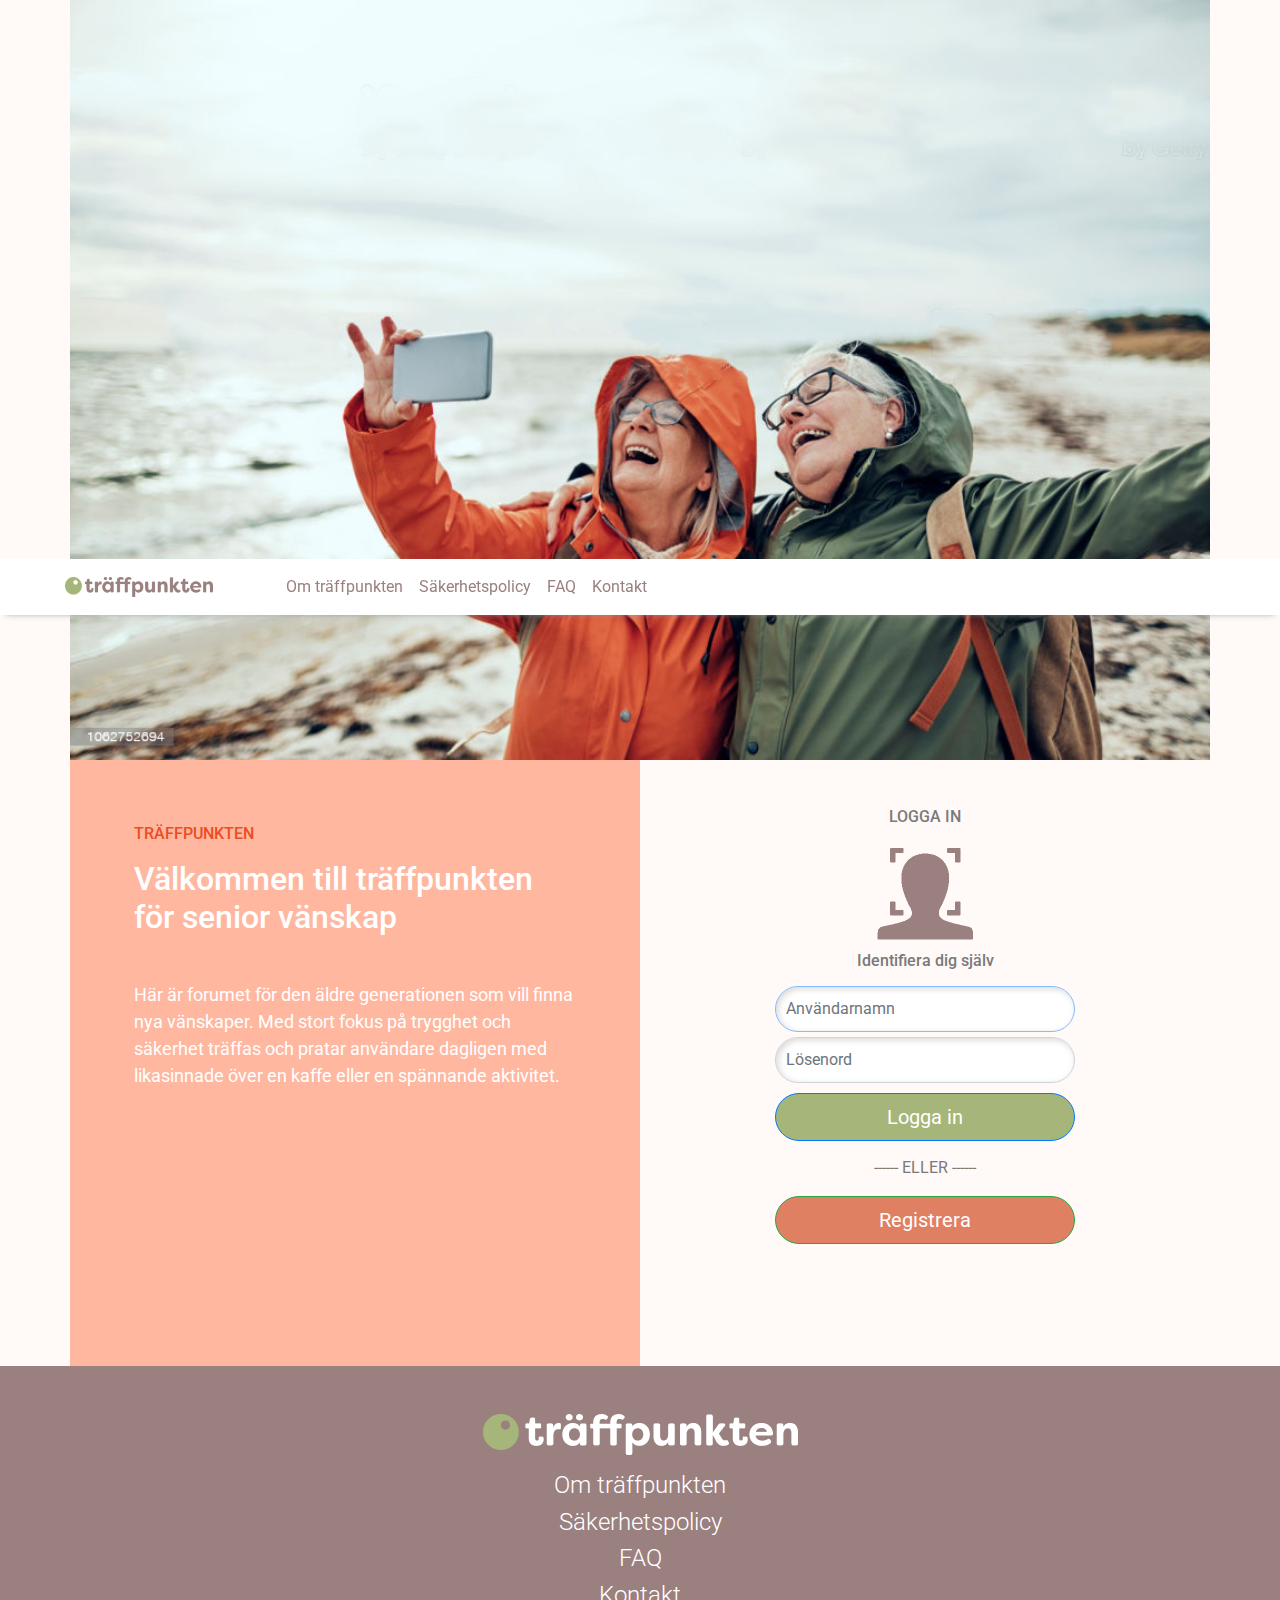
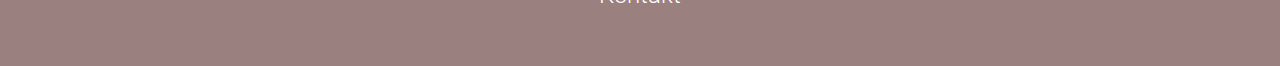
<file: index.html>
<!DOCTYPE html>
<html lang="en">
<head>
	<!-- Required meta tags -->
	<meta charset="utf-8">
	<meta content="width=device-width, initial-scale=1, shrink-to-fit=no" name="viewport">
	<!-- Google search optimization -->
	<meta content="Träffpunkten är ett forum för de äldre som vill finna nya vänskaper. Med stort fokus på trygghet och säkerhet träffas användare dagligen över en kopp kaffe eller en spännande aktivitet." name="description">
	<meta content="träffpunkten,träffa andra,träffas säkert, prata säkert, prata tryggt, tryggt samtal, aktiviteter, trygg aktivitet, aktiviteter för äldre, roliga aktiviteter för äldre, hitta vänner, nya vänner, prata med äldre, prata med någon" name="keywords">
	<!-- Favicons-->
	<link href="img/favicon.svg" rel="icon" type="image/svg+xml">
	<link href="img/favicon.ico" rel="alternate icon">
	<link href="img/favicon-32x32.png" rel="icon" sizes="32x32" type="image/png">
	<link href="img/favicon-96x96.png" rel="icon" sizes="96x96" type="image/png">
	<link href="img/favicon-16x16.png" rel="icon" sizes="16x16" type="image/png">
	<!-- Bootstrap CSS JavaScript-->
	<link href="https://cdn.jsdelivr.net/npm/bootstrap@4.5.3/dist/css/bootstrap.min.css" rel="stylesheet">
	<link href="css/styles.css" rel="stylesheet">
	<script src="js/base.js" type="text/javascript"></script>
	<script src="js/home.js" type="text/javascript"></script>

	<!-- font awesome for popup window-->
	<link href="https://cdnjs.cloudflare.com/ajax/libs/font-awesome/4.7.0/css/font-awesome.min.css" rel="stylesheet">
	<title>Träffpunkten login</title>
</head>
<body>
	<!-- TOP NAVIGATION BAR -->
	<div class="container">
		<div class="row">
			<div class="navbar-wrapper">
			<nav class="navbar navbar-expand-lg navbar-light bg-white">
				<button aria-controls="navbarSupportedContent" aria-expanded="false" aria-label="Toggle navigation" class="navbar-toggler" data-target="#navbarSupportedContent" data-toggle="collapse" type="button"><span class="navbar-toggler-icon"></span></button> <a class="navbar-brand" href="#"><img alt="Traffpunkten" id="logo" src="./img/logo.png"></a>
				<div class="collapse navbar-collapse" id="navbarSupportedContent">
					<ul class="navbar-nav">
						<li class="nav-item">
							<a class="nav-link" href="#" id="menulink">Om träffpunkten</a>
						</li>
						<li class="nav-item">
							<a class="nav-link" href="#" id="menulink" data-target="#myModal" data-toggle="modal" style="cursor:pointer;">Säkerhetspolicy</a>
						</li>
						<li class="nav-item">
							<a class="nav-link" href="#" id="menulink">FAQ</a>
						</li>
						<li class="nav-item">
							<a class="nav-link" href="#" id="menulink">Kontakt</a>
						</li>
					</ul>
				</div>
			</nav>
		</div>
		</div>

		<!--Main picture -->
		<div class="row">
			<div class="col pl-0 pr-0"><img alt="friends taking a photograph" height="100%" src="img/background_1.jpg" width="100%"></div>
		</div>


		<!-- LOGIN -->
		<section id="browser">
			<div class="row">
				<div class="col justify-content-center layerbackground_1">
					<h6>TRÄFFPUNKTEN</h6>
					<h2>Välkommen till träffpunkten för senior vänskap</h2>
					<p id="frontpage_description_1">Här är forumet för den äldre generationen som vill finna nya vänskaper. Med stort fokus på trygghet och säkerhet träffas och pratar användare dagligen med likasinnade över en kaffe eller en spännande aktivitet.</p>
				</div>
				
				<div class="col" id="signin">
					<form class="form-signin" name="formName" action="home.html" onsubmit="return checkPass()">
						<p class="h6 mb-3 " id="sign_in_text">LOGGA IN</p>
						<img id="face_recognition_logo" alt="" class="mb-2" height="100" src="img/face_recognition.png" width="100">
	
						<h5 id="sign_in_text" class="h6 mb-3 ">Identifiera dig själv</h5>

						<!-- User Name -->
						<label class="sr-only" for="inputCode"> Användarnamn </label> <input autofocus="" class="form-control" id="inputNumber" placeholder="Användarnamn" required="" type="text" name="username">
						<!-- User Password -->
						<label class="sr-only" for="inputCode">Lösenord</label> <input class="form-control" id="passStatus" placeholder="Lösenord" required="admin" type="password" name="passWord">
						<!-- Sumbit Button -->
						<input value="Logga in" id="sign_in_button" class="btn btn-lg btn-primary btn-block" type="submit">
	
						<p id="sign_in_text">------ ELLER ------</p>
						<button id="register_button" class="btn btn-lg btn-success btn-block" type="submit" value="submit">Registrera</button>
					</form>
				</div>
			</div>
		</section> 
	</div>


	<footer>
		<div class="row p-5" id="layerbackground_2">
			<div class="row justify-content-center text-center"><img alt="Traffpunkten" class="h3 mb-3" id="logo_2" src="./img/logo_inverted.png"></div>
			<div class="row justify-content-center text-center">
				<p class="h4 mb-2 font-weight-light" id="footer_text">Om träffpunkten</p>
			</div>
			<div class="row justify-content-center text-center">
				<p class="h4 mb-2 font-weight-light" data-target="#myModal" data-toggle="modal" id="footer_text" style="cursor:pointer;">Säkerhetspolicy</p>
			</div>
			<div class="row justify-content-center text-center">
				<p class="h4 mb-2 font-weight-light" id="footer_text">FAQ</p>
			</div>
			<div class="row justify-content-center text-center">
				<p class="h4 mb-2 font-weight-light" id="footer_text">Kontakt</p>
			</div>
		</div>
	</footer>

	<!-- The Modal -->
	<div class="modal fade" id="myModal">
		<div class="modal-dialog modal-dialog-centered modal-lg">
			<div class="modal-content">
				<!-- Modal Header -->
				<div class="modal-header">
					<button class="close" data-dismiss="modal" type="button">&times;</button> <span><i aria-hidden="true" class="fa fa-shield fa-lg"></i></span>
					<h4 class="icon-heading"><span>Säkerhetspolicy</span></h4>
				</div><!-- Modal body -->
				<div class="modal-body">
					Träffpunkten tar seriöst på den personliga integriteten för besökare på vår webbsida och användare av tjänsterna som vi erbjuder på webbsidan.<br>
					<br>
					Vår målsättning är att du ska känna dig säker på att din personliga integritet respekteras och att dina personuppgifter behandlas korrekt. Vi tar ansvar för att personuppgifter som behandlas av Träffpunkten används endast för avsedda ändamål och skyddas mot obehörig åtkomst. All behandling av personuppgifter sker i enlighet med tillämplig personuppgiftslagstiftning. Inom EU/EES gäller från maj 2018 dataskyddsförordningen (GDPR)1. När du besöker/använder vår webbsida,&nbsp; tjänster eller kommunicerar med oss t ex via e-post kan vi komma att samla in uppgifter om dig som t. ex. namn, adress, postadress, e-postadress, telefonnummer, identifikationsuppgifter, information om din användning av våra tjänster och produkter och transaktionshistorik. Vidare kan vi komma att samla in teknisk data om de enheter du använder, däribland IP-adress, unikt enhets-ID, typ av webbläsare och cookieinformation.<br>
					<br>
					Personuppgifterna kommer att behandlas av oss endast så länge som det behövs för att uppfylla ändamålen med behandlingen eller för att fullgöra rättsliga skyldigheter.
				</div><!-- Modal footer -->
				<div class="modal-footer">
					<button class="btn btn-secondary" data-dismiss="modal" type="button">Stäng</button>
				</div>
			</div>
		</div>
	</div>

	<!-- Optional JavaScript; choose one of the two! -->
	<!-- Option 1: jQuery and Bootstrap Bundle (includes Popper) -->
	<script src="https://code.jquery.com/jquery-3.5.1.slim.min.js">
	</script> 
	<script src="https://cdn.jsdelivr.net/npm/bootstrap@4.5.3/dist/js/bootstrap.bundle.min.js">
	</script> <!-- Option 2: jQuery, Popper.js, and Bootstrap JS
    <script src="https://code.jquery.com/jquery-3.5.1.slim.min.js" integrity="sha384-DfXdz2htPH0lsSSs5nCTpuj/zy4C+OGpamoFVy38MVBnE+IbbVYUew+OrCXaRkfj" crossorigin="anonymous"></script>
    <script src="https://cdn.jsdelivr.net/npm/popper.js@1.16.1/dist/umd/popper.min.js" integrity="sha384-9/reFTGAW83EW2RDu2S0VKaIzap3H66lZH81PoYlFhbGU+6BZp6G7niu735Sk7lN" crossorigin="anonymous"></script>
    <script src="https://cdn.jsdelivr.net/npm/bootstrap@4.5.3/dist/js/bootstrap.min.js" integrity="sha384-w1Q4orYjBQndcko6MimVbzY0tgp4pWB4lZ7lr30WKz0vr/aWKhXdBNmNb5D92v7s" crossorigin="anonymous"></script>
    -->
</body>
</html>
</file>
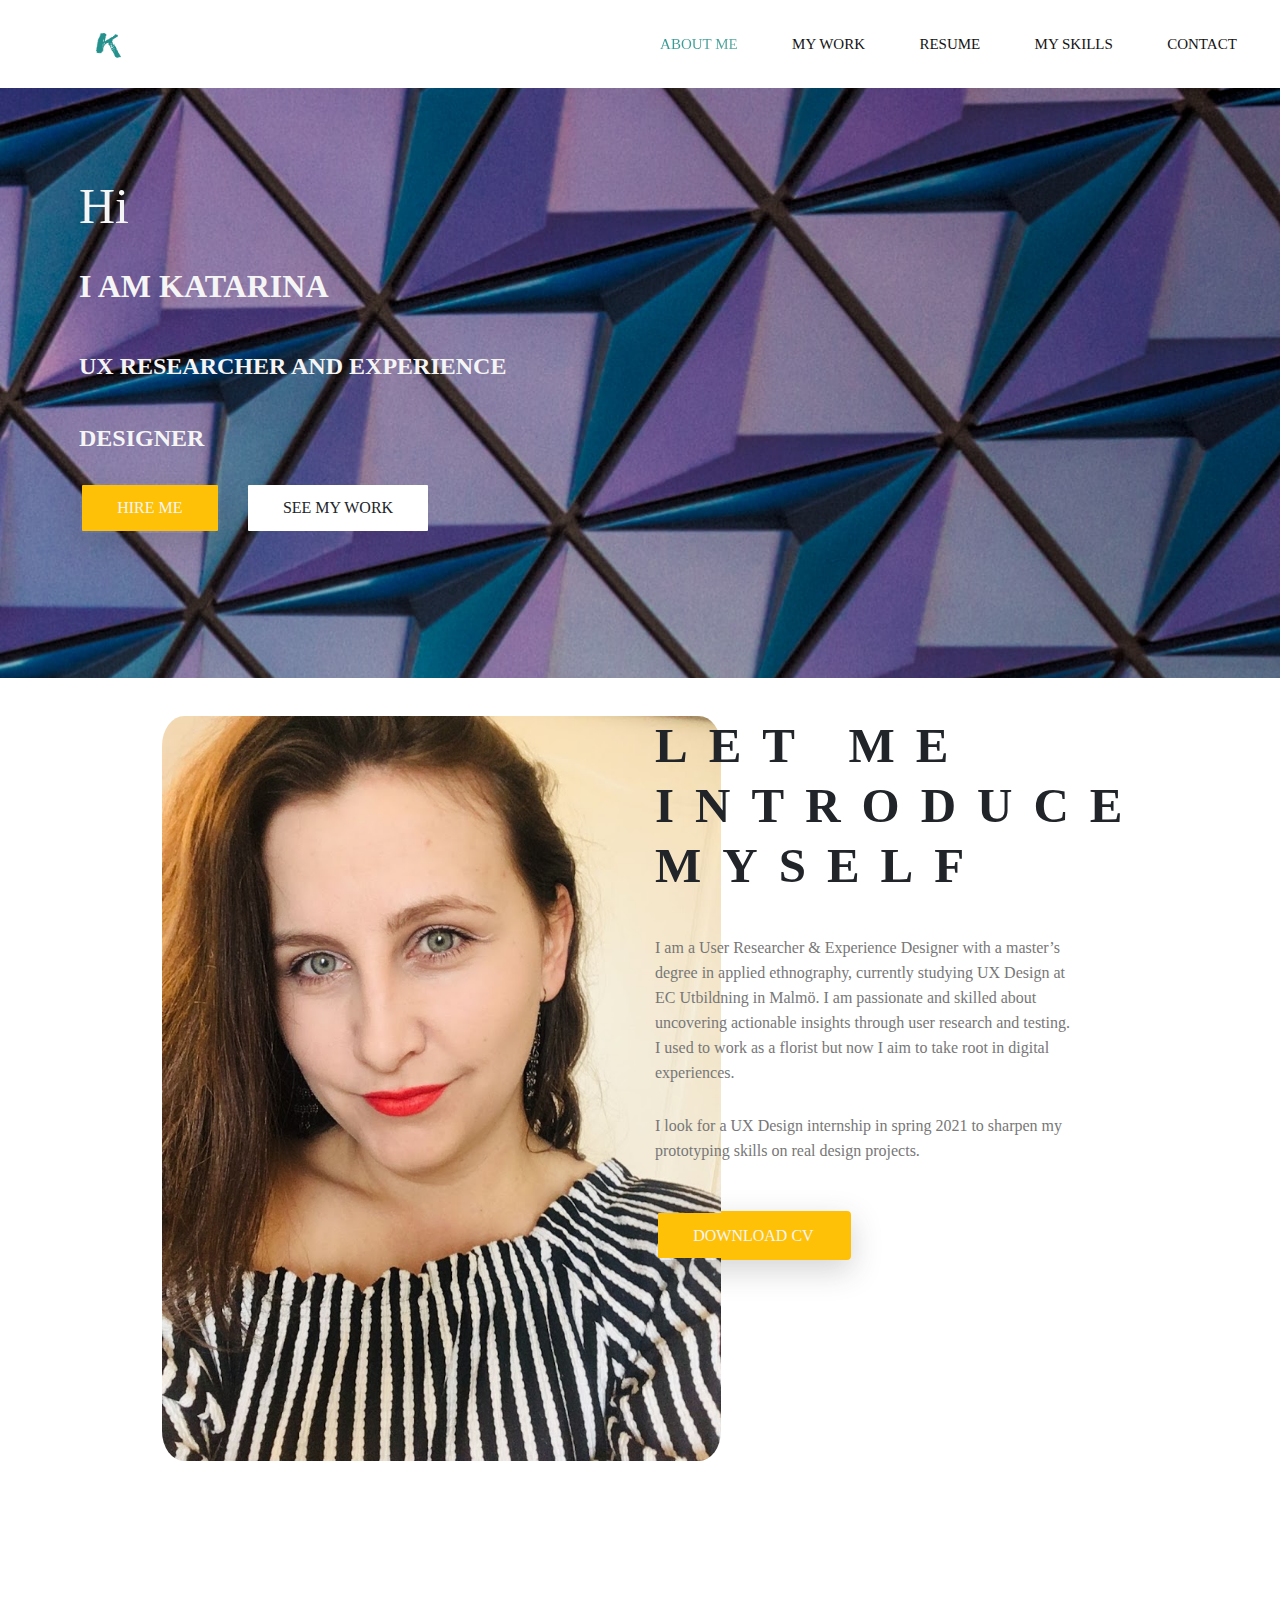
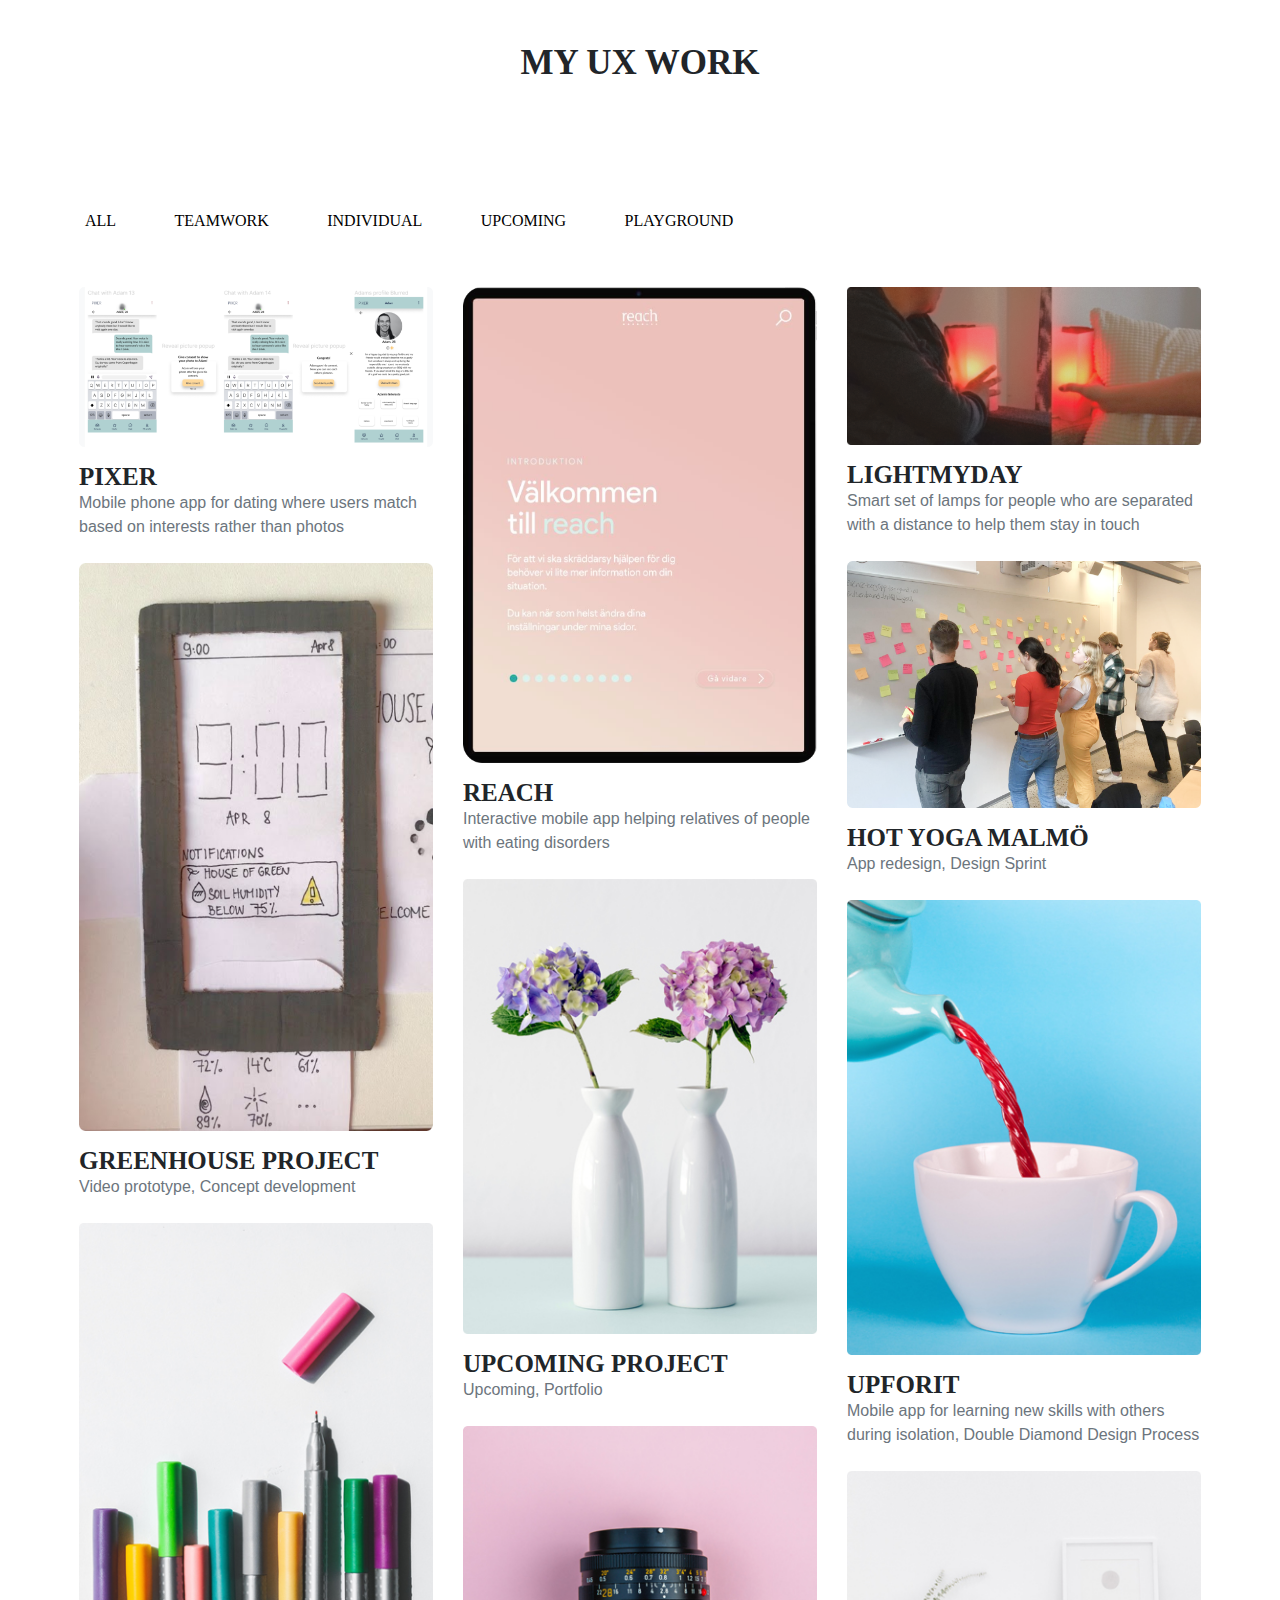
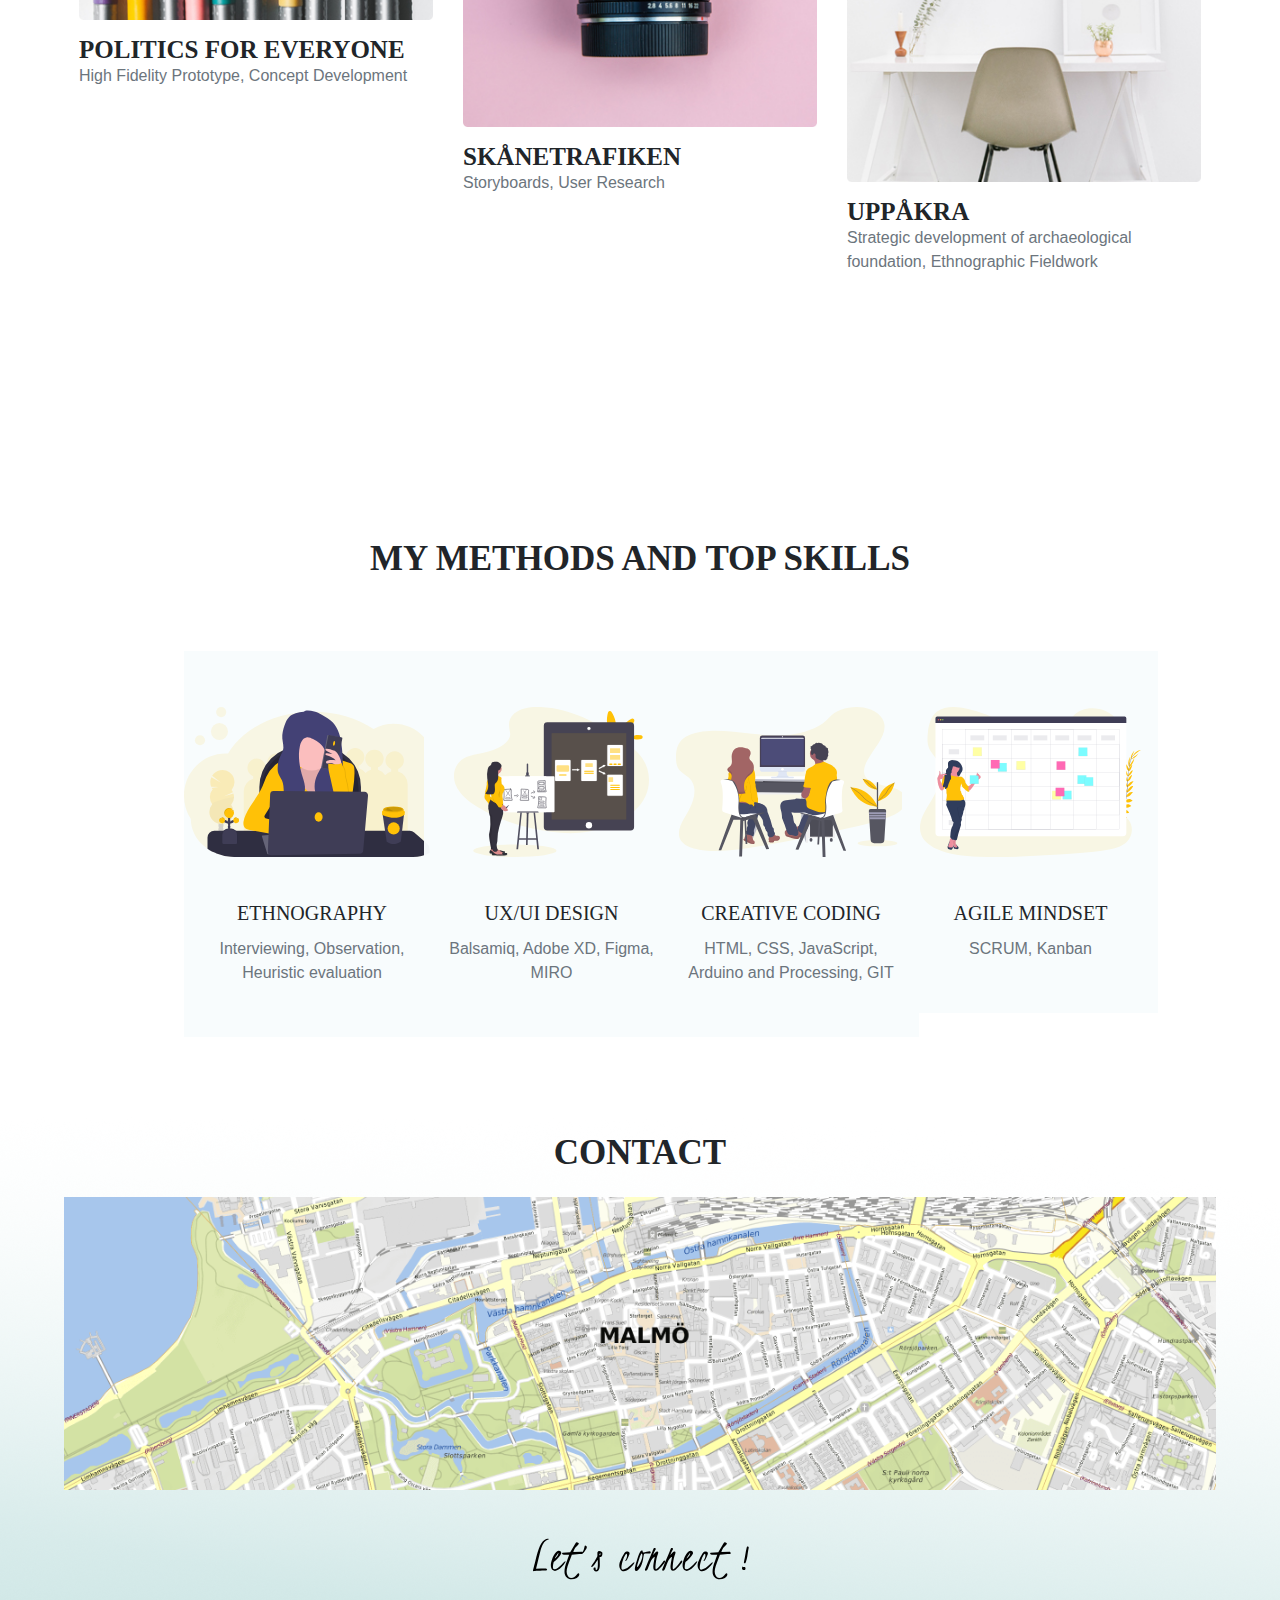
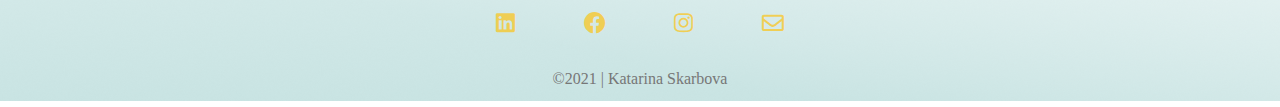
<file: MyPortfolio/Index.html>
<!DOCTYPE html>
<html lang="en">

<head>
    <meta charset="UTF-8">
    <meta name="viewport" content="width=device-width, initial-scale=1.0">
    <meta http-equiv="X-UA-Compatible" content="ie=edge">
    <meta content="Welcome to my UX Design portfolio webpage. Check out the projects I have worked on and keep in touch if you want to talk about UX and UI." name="description">
	<meta content="katarina skarbova, portfolio, ux design portfolio, ux/ui, user experience" name="keywords">

    <title>Katarina Skarbova</title>


    <!--  Bootstrap css file  -->
    <link rel="stylesheet" href="./css/bootstrap.min.css">

    <!--  font awesome icons  -->
    <link rel="stylesheet" href="./css/all.min.css">


    <!--  Magnific Popup css file  -->
    <link rel="stylesheet" href="./vendor/Magnific-Popup/dist/magnific-popup.css">


    <!--  Owl-carousel css file  -->
    <link rel="stylesheet" href="./vendor/owl-carousel/css/owl.carousel.min.css">
    <link rel="stylesheet" href="./vendor/owl-carousel/css/owl.theme.default.min.css">


    <!--  custom css file  -->
    <link rel="stylesheet" href="./css/style.css">
    <link rel="stylesheet" href="./css/partials/global.css">
    <link rel="stylesheet" href="./css/partials/variables.css">

    <!--  Responsive css file  -->
    <link rel="stylesheet" href="./css/responsive.css">

</head>

<body>


    <!--  ======================= Start Header Area ============================== -->

    <header class="header_area">
        <div class="main-menu">
            <nav class="navbar navbar-expand-lg navbar-light">
                <a class="navbar-brand" href="#"><img src="./img/logoK.png" alt="logo"></a>
                <button class="navbar-toggler" type="button" data-toggle="collapse" data-target="#navbarNav"
                    aria-controls="navbarNav" aria-expanded="false" aria-label="Toggle navigation">
                    <span class="navbar-toggler-icon"></span>
                </button>
                <div class="collapse navbar-collapse" id="navbarNav">
                    <div class="mr-auto"></div>
                    <ul class="navbar-nav">
                        <li class="nav-item active">
                            <a class="nav-link" href="#about-me">About me <span class="sr-only">(current)</span></a>
                        </li>
                        <li class="nav-item">
                            <a class="nav-link" href="#my-work">My work</a>
                        </li>
                        <li class="nav-item">
                            <a class="nav-link" href="#resume">Resume</a>
                        </li>
                        <li class="nav-item">
                            <a class="nav-link" href="#my-skills">My skills</a>
                        </li>
                        <li class="nav-item">
                            <a class="nav-link" href="#contact">Contact</a>
                        </li>
                    </ul>
                </div>
            </nav>
        </div>
    </header>

    <!--  ======================= End Header Area ============================== -->

    <!--  ======================= Start Main Area ================================ -->
    <main class="site-main">


        <!--  ======================= Start Banner Area =======================  -->
        <section class="site-banner">
            <div class="container">
                <div class="row">
                    <div class="col-lg-6 col-md-12 site-title">
                        <h3 class="title-text">Hi</h3>
                        <h1 class="title-text text-uppercase">I am Katarina</h1>
                        <h4 class="title-text text-uppercase">UX Researcher and Experience Designer</h4>
                        <div class="site-buttons">
                            <div class="d-flex flex-row flex-wrap">
                                <a href="#hireMe"><button type="button" class="btn button primary-button mr-4 text-uppercase">Hire
                                    me</button></a>
                                <a href="#seeMyWork"><button type="button" class="btn button secondary-button text-uppercase">See My Work</button></a>
                            </div>
                        </div>
                    </div>
                    <div class="col-lg-6 col-md-12 banner-image">
                        <!--<img src="./img/front.jpg" alt="Welcome image" class="img-fluid">-->
                    </div>
                </div>
            </div>
        </section>
        <!--  ======================= End Banner Area =======================  -->

        <!--  ========================= About Area ==========================  -->

        <section id="about-me" class="about-area">
            <div class="container-fluid">
                <div class="row">
                    <div class="col-lg-6 col-md-12 col-sm-12">
                        <div class="about-image">
                            <img src="./img/me.jpg" alt="Katarina" class="img-fluid">
                        </div>
                    </div>
                    <div class="col-lg-6 col-md-12 about-title">
                        <h2 class="text-uppercase">
                            <span>Let me</span>
                            <span>introduce</span>
                            <span>myself</span>
                        </h2>
                        <div class="paragraph py-4 w-75">
                            <p id="resume" class="para">
                                I am a <bold>User Researcher & Experience Designer</bold> with a master’s degree in applied ethnography, currently studying UX Design at EC Utbildning in Malmö. I am passionate and skilled about uncovering actionable insights through user research and testing. I used to work as a florist but now I aim to take root in digital experiences. 
                            </p>
                            <p class="para">
                                I look for a UX Design <bold>internship in spring 2021</bold> to sharpen my prototyping skills on real design projects.
                            </p>
                        </div>
                        <a href="./img/Resume_Katarina_Skarbova.pdf" download target="blank"><button type="button" class="btn button primary-button text-uppercase">Download CV</button></a>
                    </div>
                </div>
            </div>
        </section>

        <!--  ========================= End About Area ==========================  -->


        <!--  ======================= My work area =============================  -->

        <section id="my-work" class="project-area">
            <div class="container">
                <div class="project-title pb-5">
                    <h1 class="text-uppercase title-text" id="seeMyWork">My UX Work</h1>
                </div>

                <div class="button-group">
                    <button type="button" class="active" id="btn1" data-filter="*">All</button>
                    <button type="button" data-filter=".teamwork">Teamwork</button>
                    <button type="button" data-filter=".individual">Individual</button>
                    <button type="button" data-filter=".upcoming">Upcoming</button>
                    <button type="button" data-filter=".playground">Playground</button>
                </div>

                <div class="row grid">
                    <div class="col-lg-4 col-md-6 col-sm-12 element-item individual">
                        <div class="our-project">
                            <div class="img">
                                <a class="test-popup-link" href="./img/portfolio/p1.png">
                                    <img src="./img/portfolio/p1.png" alt="portfolio-1" class="img-fluid">
                                </a>
                            </div>
                            <div class="title py-4">
                                <h4 class="text-uppercase">PIXER</h4>
                                <span class="text-secondary">Mobile phone app for dating where users match based on interests rather than photos</span>
                            </div>
                        </div>
                    </div>
                    <div class="col-lg-4 col-md-6 col-sm-12 element-item teamwork">
                        <div class="our-project">
                            <div class="img">
                                <a class="test-popup-link" href="./img/portfolio/p2.png">
                                    <img src="./img/portfolio/p2.png" alt="portfolio-2" class="img-fluid">
                                </a>
                            </div>
                            <div class="title py-4">
                                <h4 class="text-uppercase">REACH</h4>
                                <span class="text-secondary">Interactive mobile app helping relatives of people with eating disorders</span>
                            </div>
                        </div>
                    </div>
                    <div class="col-lg-4 col-md-6 col-sm-12 element-item teamwork">
                        <div class="our-project">
                            <div class="img">
                                <a class="test-popup-link" href="./img/portfolio/p3.png">
                                    <img src="./img/portfolio/p3.png" alt="portfolio-3" class="img-fluid">
                                </a>
                            </div>
                            <div class="title py-4">
                                <h4 class="text-uppercase">LightMyDay</h4>
                                <span class="text-secondary">Smart set of lamps for people who are separated with a distance to help them stay in touch</span>
                            </div>
                        </div>
                    </div>
                    <div class="col-lg-4 col-md-6 col-sm-12 element-item teamwork">
                        <div class="our-project">
                            <div class="img">
                                <a class="test-popup-link" href="./img/portfolio/p4.png">
                                    <img src="./img/portfolio/p4.png" alt="portfolio-4" class="img-fluid">
                                </a>
                            </div>
                            <div class="title py-4">
                                <h4 class="text-uppercase">Hot Yoga Malmö</h4>
                                <span class="text-secondary">App redesign, Design Sprint</span>
                            </div>
                        </div>
                    </div>
                    <div class="col-lg-4 col-md-6 col-sm-12 element-item playground">
                        <div class="our-project">
                            <div class="img">
                                <a class="test-popup-link" href="./img/portfolio/p5.png">
                                    <img src="./img/portfolio/p5.png" alt="portfolio-5" class="img-fluid">
                                </a>
                            </div>
                            <div class="title py-4">
                                <h4 class="text-uppercase">Greenhouse project</h4>
                                <span class="text-secondary">Video prototype, Concept development</span>
                            </div>
                        </div>
                    </div>
                    <div class="col-lg-4 col-md-6 col-sm-12 element-item upcoming">
                        <div class="our-project">
                            <div class="img">
                                <a class="test-popup-link" href="./img/portfolio/p6.jpg">
                                    <img src="./img/portfolio/p6.jpg" alt="portfolio-6" class="img-fluid">
                                </a>
                            </div>
                            <div class="title py-4">
                                <h4 class="text-uppercase">Upcoming project</h4>
                                <span class="text-secondary">Upcoming, Portfolio</span>
                            </div>
                        </div>
                    </div>
                    <div class="col-lg-4 col-md-6 col-sm-12 element-item teamwork">
                        <div class="our-project">
                            <div class="img">
                                <a class="test-popup-link" href="./img/portfolio/p7.jpg">
                                    <img src="./img/portfolio/p7.jpg" alt="portfolio-7" class="img-fluid">
                                </a>
                            </div>
                            <div class="title py-4">
                                <h4 class="text-uppercase">UpForIt</h4>
                                <span class="text-secondary">Mobile app for learning new skills with others during isolation, Double Diamond Design Process</span>
                            </div>
                        </div>
                    </div>
                    <div class="col-lg-4 col-md-6 col-sm-12 element-item playground">
                        <div class="our-project">
                            <div class="img">
                                <a class="test-popup-link" href="./img/portfolio/p8.jpg">
                                    <img src="./img/portfolio/p8.jpg" alt="portfolio-8" class="img-fluid">
                                </a>
                            </div>
                            <div class="title py-4">
                                <h4 class="text-uppercase">Politics for Everyone</h4>
                                <span class="text-secondary">High Fidelity Prototype, Concept Development</span>
                            </div>
                        </div>
                    </div>
                    <div class="col-lg-4 col-md-6 col-sm-12 element-item playground">
                        <div class="our-project">
                            <div class="img">
                                <a class="test-popup-link" href="./img/portfolio/p9.jpg">
                                    <img src="./img/portfolio/p9.jpg" alt="portfolio-9" class="img-fluid">
                                </a>
                            </div>
                            <div class="title py-4">
                                <h4 class="text-uppercase">Skånetrafiken</h4>
                                <span class="text-secondary">Storyboards, User Research</span>
                            </div>
                        </div>
                    </div>
                    <div class="col-lg-4 col-md-6 col-sm-12 element-item individual">
                        <div class="our-project">
                            <div class="img">
                                <a class="test-popup-link" href="./img/portfolio/p1.jpg">
                                    <img src="./img/portfolio/p1.jpg" alt="portfolio-1" class="img-fluid">
                                </a>
                            </div>
                            <div class="title py-4">
                                <h4 class="text-uppercase">Uppåkra</h4>
                                <span class="text-secondary">Strategic development of archaeological foundation, Ethnographic Fieldwork</span>
                            </div>
                        </div>
                    </div>
                </div>
            </div>
        </section>

        <!--  ======================= End my work area =============================  -->

        <!--  ====================== Methods and Skills Area =============================  -->

        <section id="my-skills" class="services-area">
            <div class="container">
                <div class="row">
                    <div class="col-lg-12 text-center services-title">
                        <h1 class="text-uppercase title-text">My methods and top skills</h1>
                        <!--p class="para">
                            Look through the section where I highlighted my top skills.
                        For more details, read through the projects I worked on in My Work section.
                        </p>-->
                    </div>
                </div>
                <div class="container services-list">
                    <div class="row">
                        <div class="col-lg-3 col-md-6 col-sm-12">
                            <div class="services">
                                <div class="sevices-img text-center py-4">
                                    <img src="./img/skills/s1.svg" alt="Skill-area-1">
                                </div>
                                <div class="card-body text-center">
                                    <h5 class="card-title text-uppercase font-lato">Ethnography</h5>
                                    <p class="card-text text-secondary">
                                        Interviewing, Observation, Heuristic evaluation
                                    </p>
                                </div>
                            </div>
                        </div>
                        <div class="col-lg-3 col-md-6 col-sm-12">
                            <div class="services">
                                <div class="sevices-img text-center py-4">
                                    <img src="./img/skills/s2.svg" alt="Skill-area-2">
                                </div>
                                <div class="card-body text-center">
                                    <h5 class="card-title text-uppercase font-lato">UX/UI Design</h5>
                                    <p class="card-text text-secondary">
                                       	Balsamiq, Adobe XD, Figma, MIRO
                                    </p>
                                </div>
                            </div>
                        </div>
                        <div class="col-lg-3 col-md-6 col-sm-12">
                            <div class="services">
                                <div class="sevices-img text-center py-4">
                                    <img src="./img/skills/s3.svg" alt="Skill-area-3">
                                </div>
                                <div class="card-body text-center">
                                    <h5 class="card-title text-uppercase font-lato">Creative Coding</h5>
                                    <p class="card-text text-secondary">
                                        HTML, CSS, JavaScript, Arduino and Processing, GIT
                                    </p>
                                </div>
                            </div>
                        </div>
                        <div class="col-lg-3 col-md-6 col-sm-12">
                            <div class="services">
                                <div class="sevices-img text-center py-4">
                                    <img src="./img/skills/s4.svg" alt="Skill-area-4">
                                </div>
                                <div class="card-body text-center">
                                    <h5 class="card-title text-uppercase font-lato">Agile mindset</h5>
                                    <p class="card-text text-secondary">
                                        SCRUM, Kanban
                                    </p>
                                </div>
                            </div>
                        </div>
                    </div>
                </div>
            </div>
        </section>

        <!--  ====================== End methods and skills area =============================  -->


    </main>
    <!--  ======================= End Main Area ================================ -->

    <!--  ======================= Start Contact Area =======================  -->

    <footer id="contact"  class="footer-area">
    	<h1 class="text-uppercase title-text" id="seeMyWork" >Contact</h1>
    	<img src="./img/malmoKarta.png" alt="map of Malmo" id="map">
        <div class="container">

            <div class="">
            	<img src="./img/letsConnect.svg" alt="let's connect" id="hireMe">
            
                
                <div class="social text-center">
                    
                    <a href="https://www.linkedin.com/in/katarina-skarbova/" target="blank"><i class="fab fa-linkedin"></i></a>
                    <a href="https://www.facebook.com/katarina.skarbova/" target="blank"><i class="fab fa-facebook"></i></a>
                    <a href="https://www.instagram.com/katarinaskarbova/" target="blank"><i class="fab fa-instagram"></i></a>
                    <a href="mailto: k.skarbova@gmail.com"><i class="far fa-envelope"></i></a>
                 
                </div>
                <div class="copyrights text-center">
                    <p class="para">
                        ©2021 | Katarina Skarbova
                        <!-- Credits to Daily Tuition https://www.youtube.com/watch?v=dgKSqz3it50&t=153s&ab_channel=DailyTuition -->
                    </p>
                </div>
            </div>
        </div>
    </footer>
    <!--  ======================= End Contact Area =======================  -->


    <!--  Jquery js file  -->
    <script src="./js/jquery.3.4.1.js"></script>

    <!--  Bootstrap js file  -->
    <script src="./js/bootstrap.min.js"></script>

    <!--  isotope js library  -->
    <script src="./vendor/isotope/isotope.min.js"></script>

    <!--  Magnific popup script file  -->
    <script src="./vendor/Magnific-Popup/dist/jquery.magnific-popup.min.js"></script>

    <!--  Owl-carousel js file  -->
    <script src="./vendor/owl-carousel/js/owl.carousel.min.js"></script>

    <!--  custom js file  -->
    <script src="./js/main.js"></script>


</body>

</html>
</file>
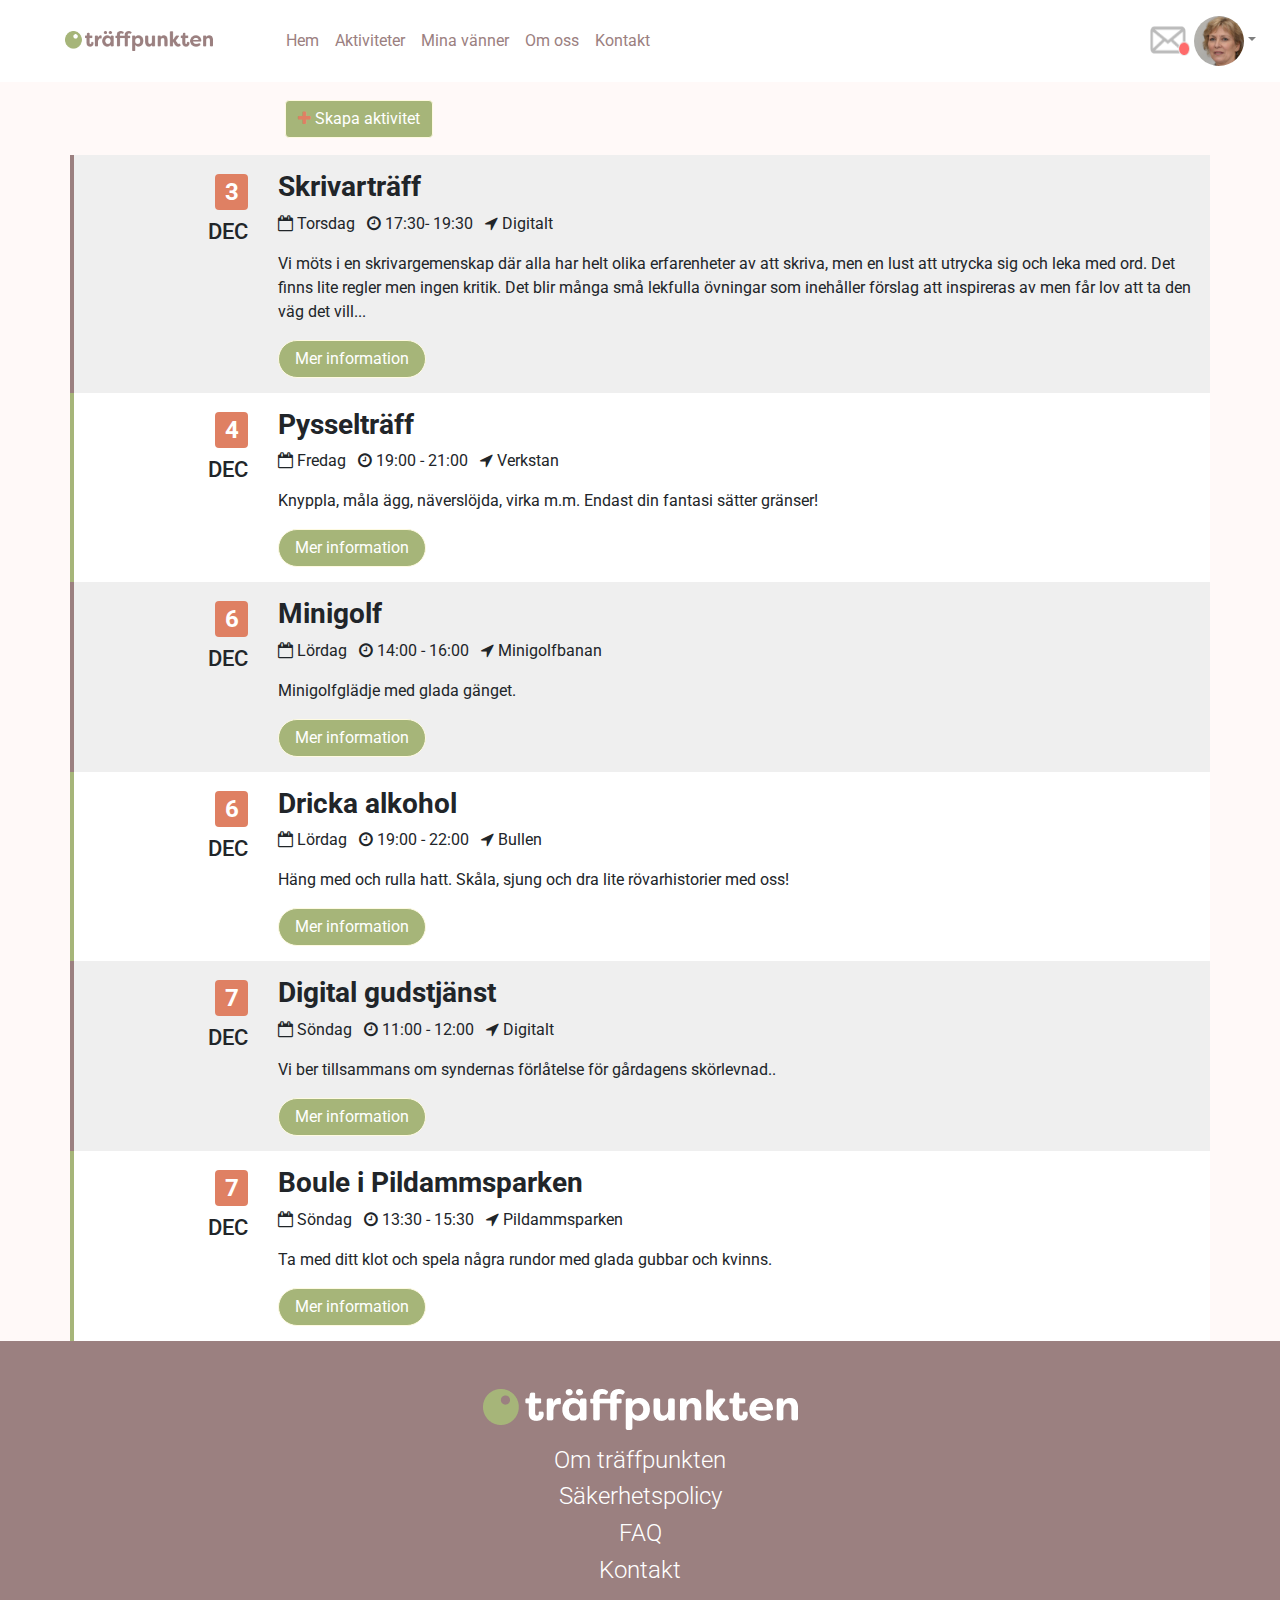
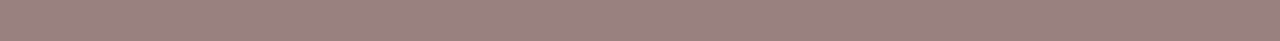
<file: activities.html>
<!doctype html>
<html lang="en">
  <head>
    <!-- Required meta tags -->
  <meta charset="utf-8">
  <meta content="width=device-width, initial-scale=1, shrink-to-fit=no" name="viewport">
  <meta content="" name="description">
  <meta content="" name="author">

  <!-- Favico-->
  <link href="img/favicon.svg" rel="icon" type="image/svg+xml">
  <link href="img/favicon.ico" rel="alternate icon">
  <link href="img/favicon-32x32.png" rel="icon" sizes="32x32" type="image/png">
  <link href="img/favicon-96x96.png" rel="icon" sizes="96x96" type="image/png">
  <link href="img/favicon-16x16.png" rel="icon" sizes="16x16" type="image/png">

    <!-- Bootstrap core CSS -->
  <link href="https://cdn.jsdelivr.net/npm/bootstrap@4.5.3/dist/css/bootstrap.min.css" rel="stylesheet">
  <!-- Custom styles for this template -->
  <link href="css/styles_activities.css" rel="stylesheet">
  <!-- font awesome -->
  <link href="https://cdnjs.cloudflare.com/ajax/libs/font-awesome/4.7.0/css/font-awesome.min.css" rel="stylesheet">

  <!-- popper -->
  <script src="https://cdnjs.cloudflare.com/ajax/libs/popper.js/1.11.0/umd/popper.min.js">
  </script>
  <!-- jquery -->
   <script src="https://ajax.googleapis.com/ajax/libs/jquery/1.12.4/jquery.min.js">
  </script>

    <title>Aktiviteter</title>
  </head>
<body>
  <div class="container">
    <div class="row">
     <div class="navbar-wrapper">
      <!-- Navigation -->
      <nav class="navbar navbar-expand-lg navbar-light bg-white">
        <button aria-controls="navbarSupportedContent" aria-expanded="false" aria-label="Toggle navigation" class="navbar-toggler" data-target="#navbarSupportedContent" data-toggle="collapse" type="button"><span class="navbar-toggler-icon"></span></button> <a class="navbar-brand" href="index.html"><img alt="Traffpunkten" id="logo" src="./img/logo.png"></a>
        <div class="collapse navbar-collapse" id="navbarSupportedContent">
         <ul class="navbar-nav mr-auto">
            <li class="nav-item">
              <a class="nav-link" href="home.html" id="menulink">Hem<span class="sr-only">(current)</span></a>
            </li>
            <li class="nav-item active">
              <a class="nav-link" href="activities.html" id="menulink">Aktiviteter</a>
            </li>
            <li class="nav-item">
              <a class="nav-link" href="friendslist.html" id="menulink">Mina vänner</a>
            </li>
            <li class="nav-item">
              <a class="nav-link" href="#" id="menulink">Om oss</a>
            </li>
            <li class="nav-item">
              <a class="nav-link" href="#" id="menulink">Kontakt</a>
            </li>
          </ul>
          <div class="float right" id="profil">
            <ul class="navbar-nav">
              <li class="nav-item dropdown">
                <a aria-expanded="false" aria-haspopup="true" class="nav-link dropdown-toggle" data-toggle="dropdown" href="#" id="navbarDropdown" role="button"><img alt="meddelanden" height="30" src="img/mail.png" width="40"> <span id="cookieName"></span> <img alt="profilbild" height="50" src="img/Woman1.jpg" width="50" class="rounded-circle"></a>
                <div aria-labelledby="navbarDropdown" class="dropdown-menu dropdown-menu-right">
                  <a class="dropdown-item" href="profile.html">Min Profil</a> <a class="dropdown-item" href="#">Säkerhet</a> <a class="dropdown-item" href="#">Inställningar</a>
                  <div class="dropdown-divider"></div><a class="dropdown-item" href="#">Logga ut</a>
                </div>
              </li>
            </ul>
          </div>
        </div>
      </nav>
    </div>
  </div>
<!--Calendar -->
    <div class="col-10" style="margin-left:16.67%;margin-bottom:17px;margin-top:100px;">
      <button class="btn btn-labeled btn-info" data-target="#myModal" data-toggle="modal" type="button"><span class="btn-label"><i aria-hidden="true" class="fa fa-plus"></i></span> Skapa aktivitet</button>
    </div>
    <div class="row row-striped">
      <div class="col-2 text-right">
        <h1 class="display-4"><span class="badge badge-secondary">3</span></h1>
        <h2>DEC</h2>
      </div>
      <div class="col-10">
        <h3><strong>Skrivarträff</strong></h3>
        <ul class="list-inline">
          <li class="list-inline-item"><i aria-hidden="true" class="fa fa-calendar-o"></i> Torsdag</li>
          <li class="list-inline-item"><i aria-hidden="true" class="fa fa-clock-o"></i> 17:30- 19:30</li>
          <li class="list-inline-item"><i aria-hidden="true" class="fa fa-location-arrow"></i> Digitalt</li>
        </ul>
        <p>Vi möts i en skrivargemenskap där alla har helt olika erfarenheter av att skriva, men en lust att utrycka sig och leka med ord.​​​​​​ Det finns lite regler men ingen kritik. Det blir många små lekfulla övningar som inehåller förslag att inspireras av men får lov att ta den väg det vill...</p><button class="btn btn-info" id="option_button" type="button">Mer information</button>
      </div>
    </div>
    <div class="row row-striped">
      <div class="col-2 text-right">
        <h1 class="display-4"><span class="badge badge-secondary">4</span></h1>
        <h2>DEC</h2>
      </div>
      <div class="col-10">
        <h3><strong>Pysselträff</strong></h3>
        <ul class="list-inline">
          <li class="list-inline-item"><i aria-hidden="true" class="fa fa-calendar-o"></i> Fredag</li>
          <li class="list-inline-item"><i aria-hidden="true" class="fa fa-clock-o"></i> 19:00 - 21:00</li>
          <li class="list-inline-item"><i aria-hidden="true" class="fa fa-location-arrow"></i> Verkstan</li>
        </ul>
        <p>Knyppla, måla ägg, näverslöjda, virka m.m. Endast din fantasi sätter gränser!</p><button class="btn btn-info" id="option_button" type="button">Mer information</button>
      </div>
    </div>
    <div class="row row-striped">
      <div class="col-2 text-right">
        <h1 class="display-4"><span class="badge badge-secondary">6</span></h1>
        <h2>DEC</h2>
      </div>
      <div class="col-10">
        <h3><strong>Minigolf</strong></h3>
        <ul class="list-inline">
          <li class="list-inline-item"><i aria-hidden="true" class="fa fa-calendar-o"></i> Lördag</li>
          <li class="list-inline-item"><i aria-hidden="true" class="fa fa-clock-o"></i> 14:00 - 16:00</li>
          <li class="list-inline-item"><i aria-hidden="true" class="fa fa-location-arrow"></i> Minigolfbanan</li>
        </ul>
        <p>Minigolfglädje med glada gänget.</p><button class="btn btn-info" id="option_button" type="button">Mer information</button>
      </div>
    </div>
    <div class="row row-striped">
      <div class="col-2 text-right">
        <h1 class="display-4"><span class="badge badge-secondary">6</span></h1>
        <h2>DEC</h2>
      </div>
      <div class="col-10">
        <h3><strong>Dricka alkohol</strong></h3>
        <ul class="list-inline">
          <li class="list-inline-item"><i aria-hidden="true" class="fa fa-calendar-o"></i> Lördag</li>
          <li class="list-inline-item"><i aria-hidden="true" class="fa fa-clock-o"></i> 19:00 - 22:00</li>
          <li class="list-inline-item"><i aria-hidden="true" class="fa fa-location-arrow"></i> Bullen</li>
        </ul>
        <p>Häng med och rulla hatt. Skåla, sjung och dra lite rövarhistorier med oss!</p><button class="btn btn-info" id="option_button" type="button">Mer information</button>
      </div>
    </div>
    <div class="row row-striped">
      <div class="col-2 text-right">
        <h1 class="display-4"><span class="badge badge-secondary">7</span></h1>
        <h2>DEC</h2>
      </div>
      <div class="col-10">
        <h3><strong>Digital gudstjänst</strong></h3>
        <ul class="list-inline">
          <li class="list-inline-item"><i aria-hidden="true" class="fa fa-calendar-o"></i> Söndag</li>
          <li class="list-inline-item"><i aria-hidden="true" class="fa fa-clock-o"></i> 11:00 - 12:00</li>
          <li class="list-inline-item"><i aria-hidden="true" class="fa fa-location-arrow"></i> Digitalt</li>
        </ul>
        <p>Vi ber tillsammans om syndernas förlåtelse för gårdagens skörlevnad..</p><button class="btn btn-info" id="option_button" type="button">Mer information</button>
      </div>
    </div>
    <div class="row row-striped">
      <div class="col-2 text-right">
        <h1 class="display-4"><span class="badge badge-secondary">7</span></h1>
        <h2>DEC</h2>
      </div>
      <div class="col-10">
        <h3><strong>Boule i Pildammsparken</strong></h3>
        <ul class="list-inline">
          <li class="list-inline-item"><i aria-hidden="true" class="fa fa-calendar-o"></i> Söndag</li>
          <li class="list-inline-item"><i aria-hidden="true" class="fa fa-clock-o"></i> 13:30 - 15:30</li>
          <li class="list-inline-item"><i aria-hidden="true" class="fa fa-location-arrow"></i> Pildammsparken</li>
        </ul>
        <p>Ta med ditt klot och spela några rundor med glada gubbar och kvinns.</p><button class="btn btn-info" id="option_button" type="button">Mer information</button>
      </div>
    </div>
  </div>
  <footer>
    <div class="row p-5" id="layerbackground_2">
      <div class="row justify-content-center text-center"><img alt="Traffpunkten" class="h3 mb-3" id="logo_2" src="./img/logo_inverted.png"></div>
      <div class="row justify-content-center text-center">
        <p class="h4 mb-2 font-weight-light" id="footer_text">Om träffpunkten</p>
      </div>
      <div class="row justify-content-center text-center">
        <p class="h4 mb-2 font-weight-light" id="footer_text">Säkerhetspolicy</p>
      </div>
      <div class="row justify-content-center text-center">
        <p class="h4 mb-2 font-weight-light" id="footer_text">FAQ</p>
      </div>
      <div class="row justify-content-center text-center">
        <p class="h4 mb-2 font-weight-light" id="footer_text">Kontakt</p>
      </div>
    </div><!-- modal popup -->
    <!-- Modal -->
    <div class="modal fade" id="myModal" role="dialog">
      <div class="modal-dialog modal-lg">
        <div class="modal-content">
          <div class="modal-header">
            
              <button class="close" data-dismiss="modal" type="button">&times;</button> <span><i aria-hidden="true" class="fa fa-calendar-plus-o fa-lg"></i></span>
              <h4 class="icon-heading"><span>Skapa aktivitet</span></h4>
            </div>
            <div class="form-group">
              <label style="margin-top:11px;">Titel</label> <input class="form-control" placeholder="" type="text"> 
            </div>
            <div class="form-group">
              <label>Beskrivning</label> 
              <textarea class="form-control" id="exampleFormControlTextarea1" rows="3"></textarea>
            </div>
            <div class="form-group">
              <label>Datum</label>
              <div class="input-group">
                <div class="input-group-prepend">
                  <div class="input-group-text">
                    <i aria-hidden="true" class="fa fa-calendar"></i> 
                  </div>
                </div><input aria-label="Datum" class="form-control" type="text">
              </div>
            </div>
            <div class="form-group">
              <label>Tid</label> <input class="form-control" type="text">
            </div>
            <div class="form-group">
              <label>Plats</label> <input class="form-control" type="text">
            </div>
       
        <div class="modal-footer">
          <button class="btn btn-info" data-dismiss="modal" id="submit" name="submit" type="button">Spara</button> <button class="btn btn-secondary" data-dismiss="modal" type="button">Avbryt</button>
        </div>
      </div>
    </div>

  </footer><!-- Optional JavaScript -->
  <!-- jQuery first, then Popper.js, then Bootstrap JS -->
  <script src="js/activities.js" type="text/javascript"></script>
  <script src="js/cookie.js" type="text/javascript"></script>
  <script src="https://code.jquery.com/jquery-3.2.1.slim.min.js">
  </script> 
  <script src="https://cdnjs.cloudflare.com/ajax/libs/popper.js/1.12.9/umd/popper.min.js">
  </script> 
  <script src="https://maxcdn.bootstrapcdn.com/bootstrap/4.0.0/js/bootstrap.min.js">
  </script>
</body>
</html>
</file>
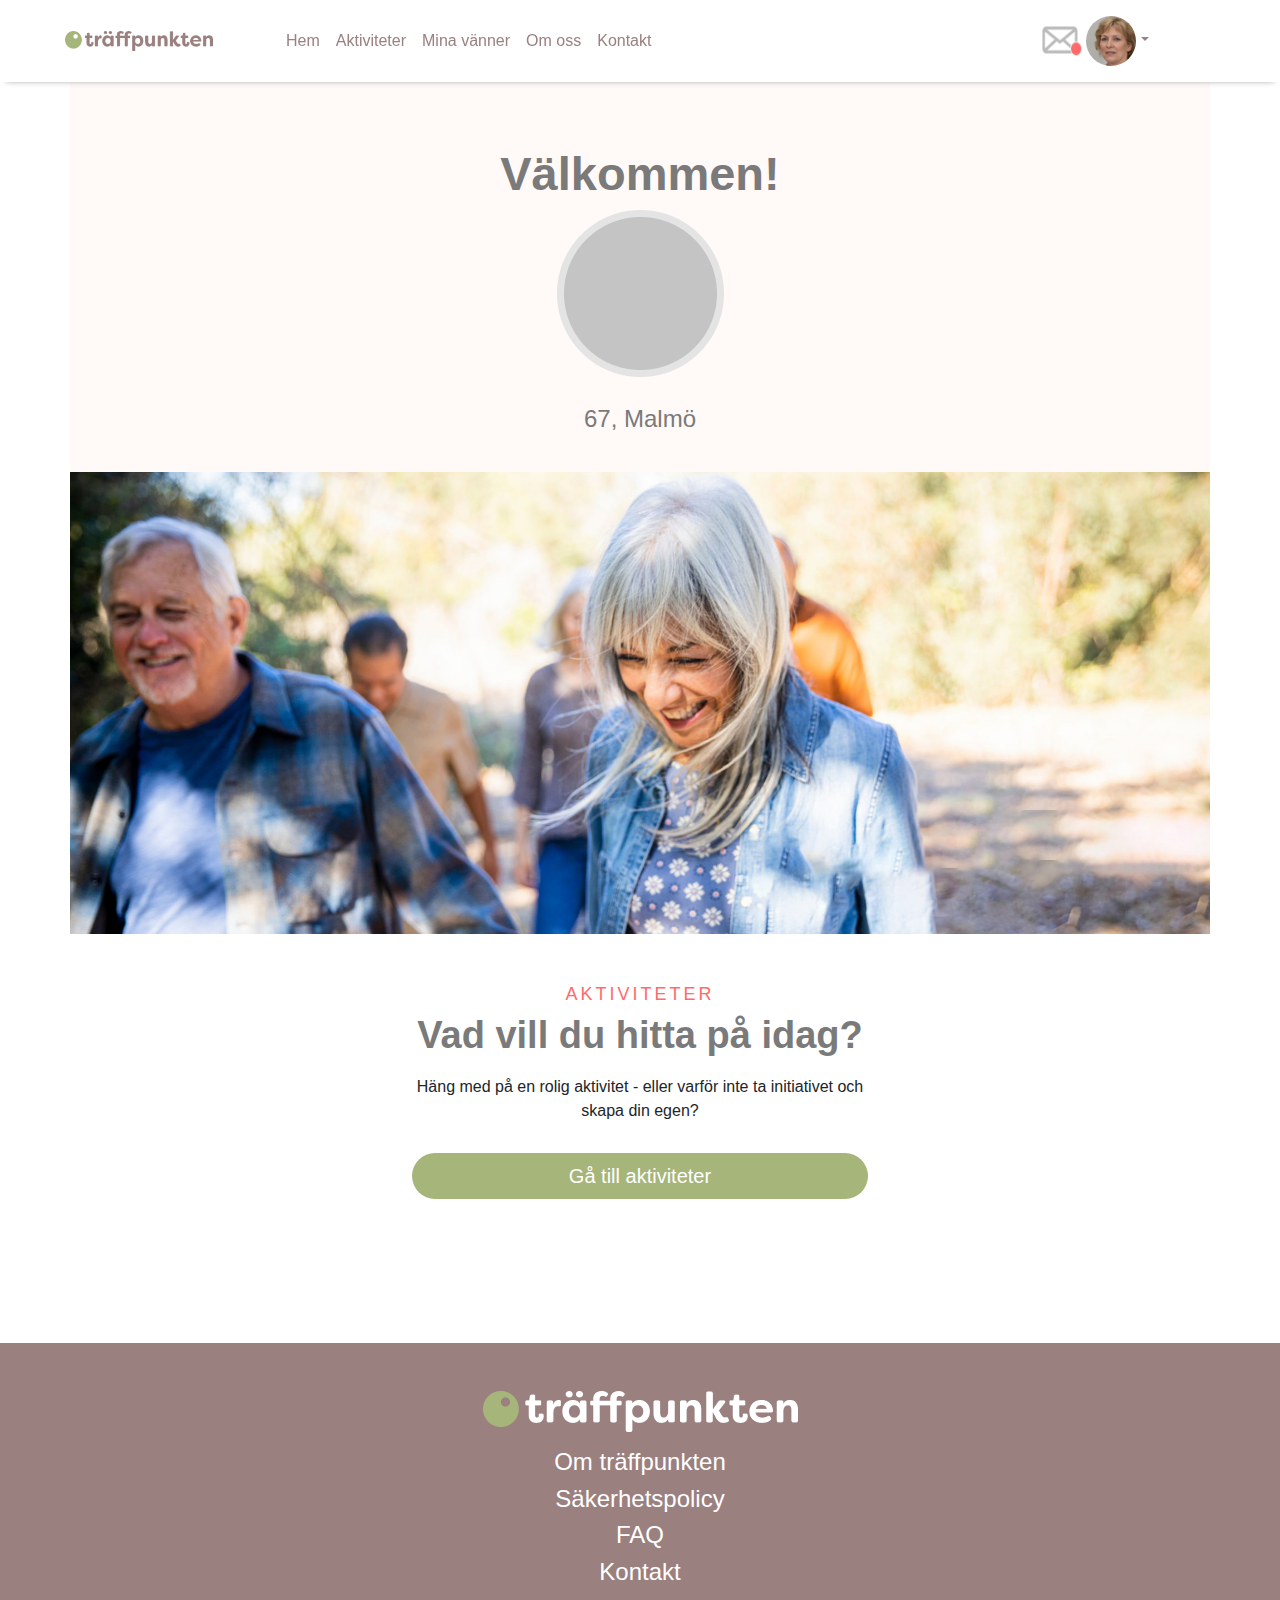
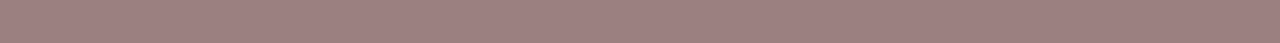
<file: home.html>
<!DOCTYPE html>

<html lang="en">
<head>
	<!-- Required meta tags -->
	<meta charset="utf-8">
	<meta content="width=device-width, initial-scale=1, shrink-to-fit=no" name="viewport">
	<!-- Favicons-->
	<link href="img/favicon.svg" rel="icon" type="image/svg+xml">
	<link href="img/favicon.ico" rel="alternate icon">
	<link href="img/favicon-32x32.png" rel="icon" sizes="32x32" type="image/png">
	<link href="img/favicon-96x96.png" rel="icon" sizes="96x96" type="image/png">
	<link href="img/favicon-16x16.png" rel="icon" sizes="16x16" type="image/png">
	<!-- Bootstrap CSS -->
	<link href="https://cdn.jsdelivr.net/npm/bootstrap@4.5.3/dist/css/bootstrap.min.css" rel="stylesheet">
	<link href="css/styles_home.css" rel="stylesheet">
	
	<title>Hem</title>
</head>

<body>
	<div class="container">
		<div class="row">
			<div class="navbar-wrapper">
				<!-- Navigation -->
				<nav class="navbar navbar-expand-lg navbar-light bg-white">
					<button aria-controls="navbarSupportedContent" aria-expanded="false" aria-label="Toggle navigation" class="navbar-toggler" data-target="#navbarSupportedContent" data-toggle="collapse" type="button"><span class="navbar-toggler-icon"></span></button> <a class="navbar-brand" href="index.html"><img alt="Traffpunkten" id="logo" src="./img/logo.png"></a>
					<div class="collapse navbar-collapse" id="navbarSupportedContent">
					<ul class="navbar-nav mr-auto">
						<li class="nav-item">
							<a class="nav-link" href="home.html" id="menulink">Hem<span class="sr-only">(current)</span></a>
						</li>
						<li class="nav-item active">
							<a class="nav-link" href="activities.html" id="menulink">Aktiviteter</a>
						</li>
						<li class="nav-item">
							<a class="nav-link" href="friendslist.html" id="menulink">Mina vänner</a>
						</li>
						<li class="nav-item">
							<a class="nav-link" href="#" id="menulink">Om oss</a>
						</li>
						<li class="nav-item">
							<a class="nav-link" href="#" id="menulink">Kontakt</a>
						</li>
						</ul>
						<div class="float right" id="profil">
						<ul class="navbar-nav">
							<li class="nav-item dropdown">
							<a aria-expanded="false" aria-haspopup="true" class="nav-link dropdown-toggle" data-toggle="dropdown" href="#" id="navbarDropdown" role="button"><img alt="meddelanden" height="30" src="img/mail.png" width="40"> <span id="userNameMenu"></span> <img alt="profilbild" height="50" src="img/Woman1.jpg" width="50" class="rounded-circle"></a>
							<div aria-labelledby="navbarDropdown" class="dropdown-menu dropdown-menu-right">
								<a class="dropdown-item" href="profile.html">Min Profil</a> <a class="dropdown-item" href="#">Säkerhet</a> <a class="dropdown-item" href="#">Inställningar</a>
								<div class="dropdown-divider"></div><a class="dropdown-item" href="#">Logga ut</a>
							</div>
							</li>
						</ul>
						</div>
					</div>
				</nav>
			</div>
		</div>

		<div class="row">
			<div class="welcome">
				<br></br>
				<br></br>
				<h1>Välkommen!</h1>
				<img alt="profile-pic" src="img/profile.png">

				<h3 id="userName"></h3>


				<h4>67, Malmö</h4>
			</div>
		</div>


		<div class="row">
			<div class="imageblock"><img alt="friends_walking" src="img/background_2.jpg" width="100%">
			</div>
		</div>


		<div class="row">
			<div class="activity">
				<h5>AKTIVITETER</h5>


				<h2>Vad vill du hitta på idag?</h2>
				Häng med på en rolig aktivitet - eller varför inte ta initiativet och skapa din egen? 
				<button class="btn btn-lg btn-success btn-block" id="activity_button" type="button" onclick="window.location.href='https://kattis03.github.io/activities.html'">Gå till aktiviteter</button>
			</div>
		</div>

	</div>
		<footer>
			<div class="row p-5" id="layerbackground_2">
				<div class="row justify-content-center text-center"><img alt="Traffpunkten" class="h3 mb-3" id="logo_2" src="./img/logo_inverted.png">
				</div>


				<div class="row justify-content-center text-center">
					<p class="h4 mb-2 font-weight-light" id="footer_text">Om träffpunkten</p>
				</div>


				<div class="row justify-content-center text-center">
					<p class="h4 mb-2 font-weight-light" id="footer_text">Säkerhetspolicy</p>
				</div>


				<div class="row justify-content-center text-center">
					<p class="h4 mb-2 font-weight-light" id="footer_text">FAQ</p>
				</div>


				<div class="row justify-content-center text-center">
					<p class="h4 mb-2 font-weight-light" id="footer_text">Kontakt</p>
				</div>
			</div>
		</footer>
	
	<!-- Optional JavaScript; choose one of the two! -->
	<!-- Option 1: jQuery and Bootstrap Bundle (includes Popper) -->




	<script src="https://code.jquery.com/jquery-3.5.1.slim.min.js">
	</script> 
	<script src="https://cdn.jsdelivr.net/npm/bootstrap@4.5.3/dist/js/bootstrap.bundle.min.js">
	</script> <!-- Option 2: jQuery, Popper.js, and Bootstrap JS
    <script src="https://code.jquery.com/jquery-3.5.1.slim.min.js" integrity="sha384-DfXdz2htPH0lsSSs5nCTpuj/zy4C+OGpamoFVy38MVBnE+IbbVYUew+OrCXaRkfj" crossorigin="anonymous"></script>
    <script src="https://cdn.jsdelivr.net/npm/popper.js@1.16.1/dist/umd/popper.min.js" integrity="sha384-9/reFTGAW83EW2RDu2S0VKaIzap3H66lZH81PoYlFhbGU+6BZp6G7niu735Sk7lN" crossorigin="anonymous"></script>
    <script src="https://cdn.jsdelivr.net/npm/bootstrap@4.5.3/dist/js/bootstrap.min.js" integrity="sha384-w1Q4orYjBQndcko6MimVbzY0tgp4pWB4lZ7lr30WKz0vr/aWKhXdBNmNb5D92v7s" crossorigin="anonymous"></script>
    -->
</body>
<script src="js/home.js" type="text/javascript"></script>
</html>
</file>
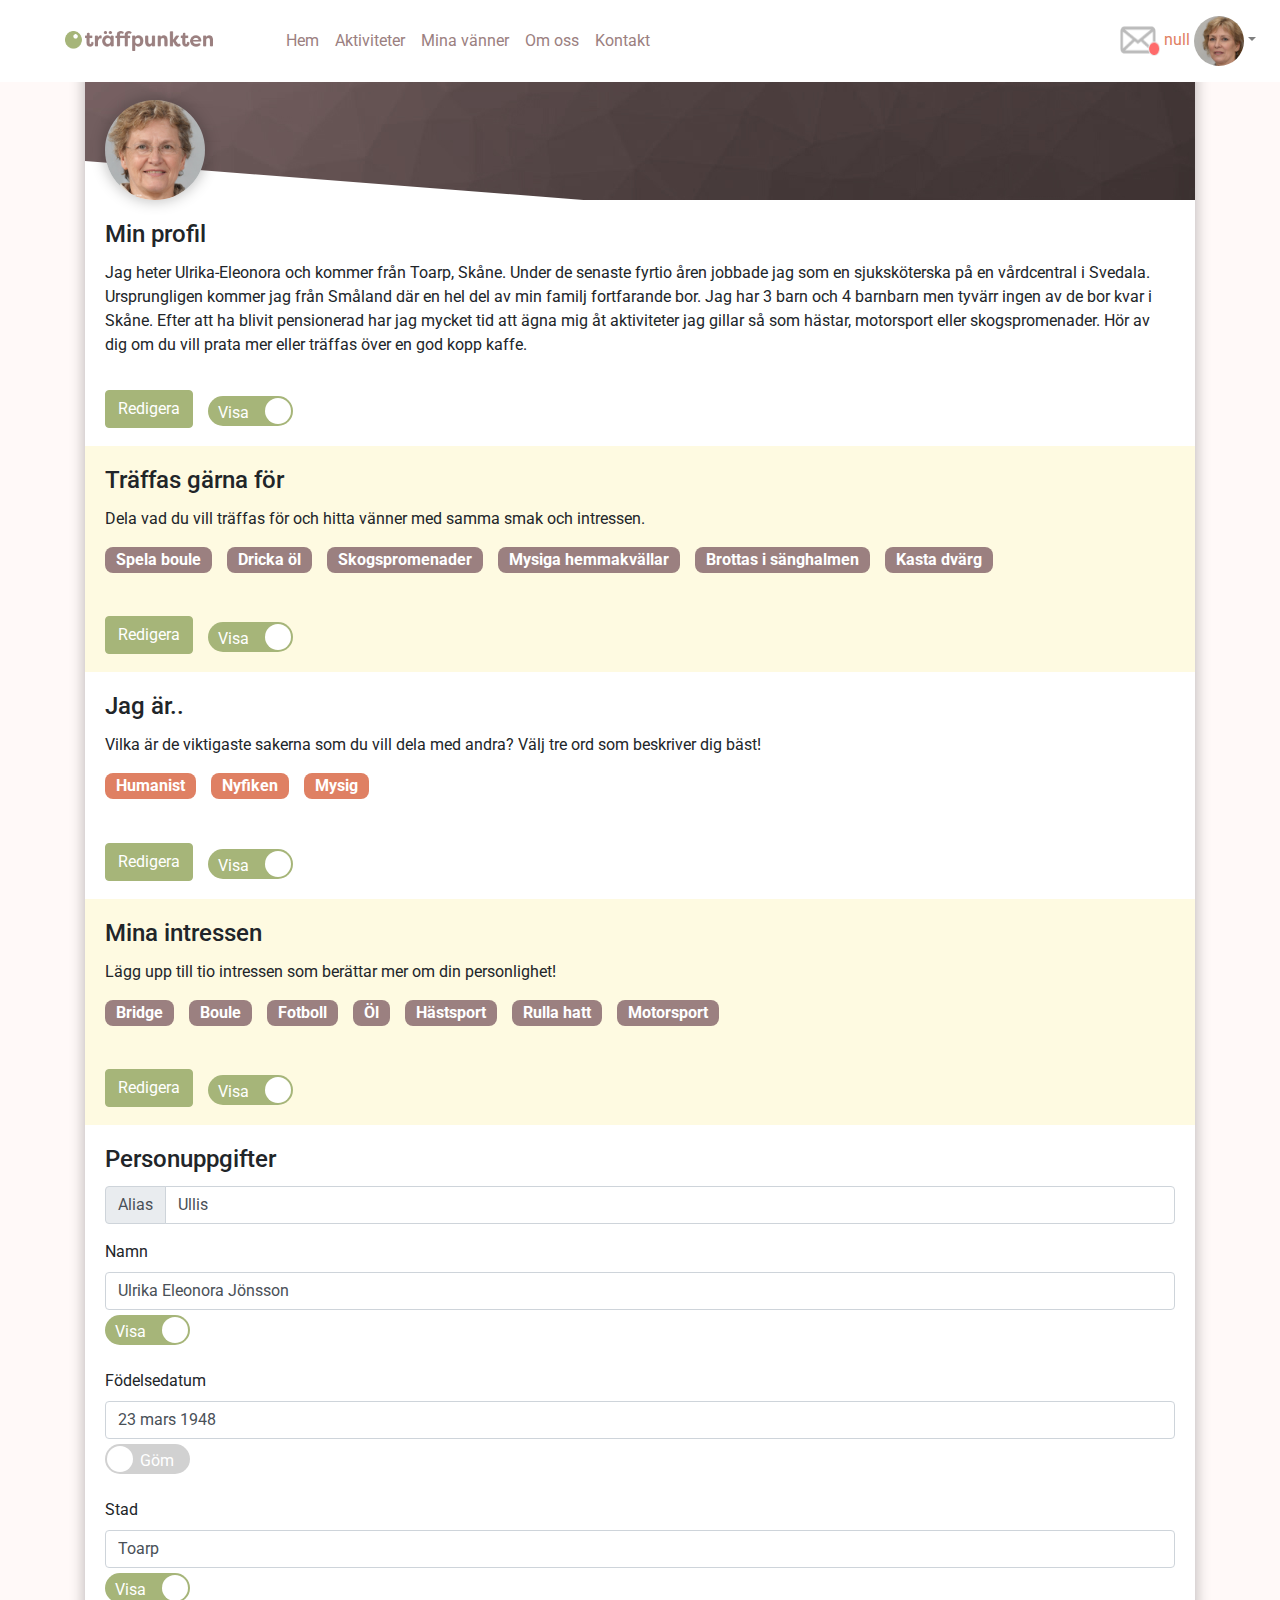
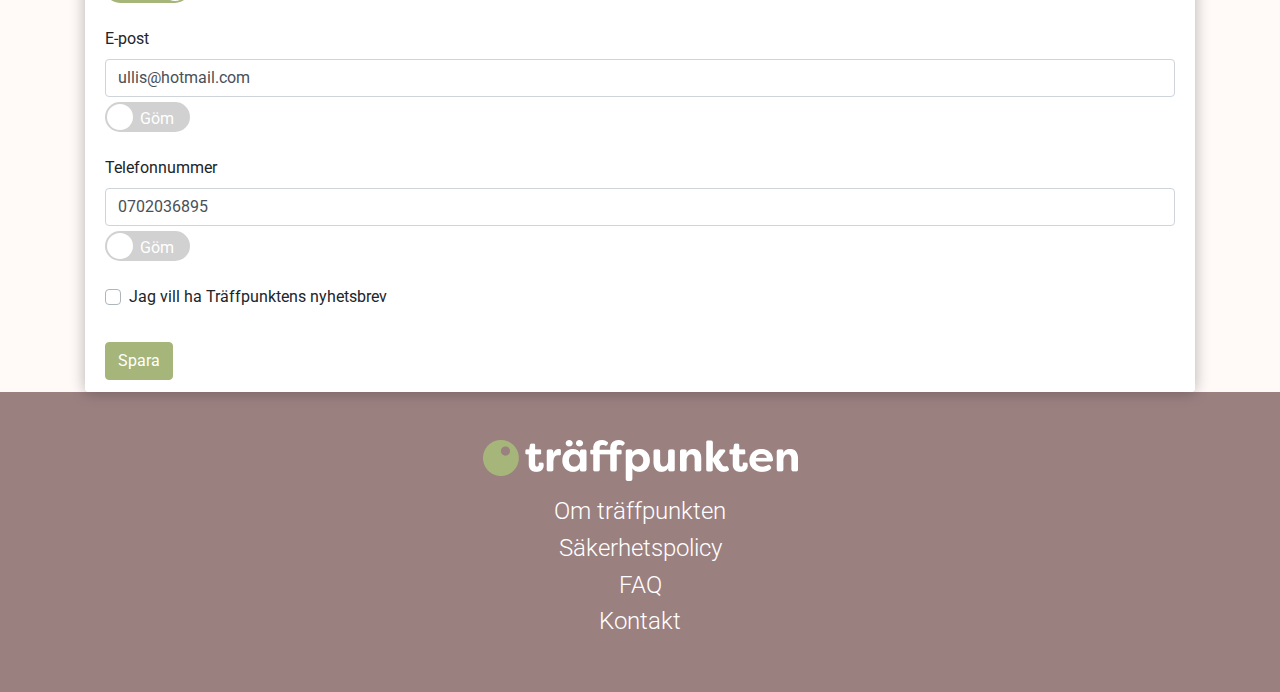
<file: profile.html>
<!DOCTYPE html>
<html lang="en">
<head>
  <meta charset="utf-8">
  <meta content="width=device-width, initial-scale=1, shrink-to-fit=no" name="viewport">
  <meta content="" name="description">
  <meta content="" name="author">
  <!-- favicon-->
  <link href="img/favicon.svg" rel="icon" type="image/svg+xml">
  <link href="img/favicon.ico" rel="alternate icon">
  <link href="img/favicon-32x32.png" rel="icon" sizes="32x32" type="image/png">
  <link href="img/favicon-96x96.png" rel="icon" sizes="96x96" type="image/png">
  <link href="img/favicon-16x16.png" rel="icon" sizes="16x16" type="image/png">
  
  <!-- Bootstrap core CSS -->
  <link href="https://cdn.jsdelivr.net/npm/bootstrap@4.5.3/dist/css/bootstrap.min.css" rel="stylesheet">
  <!-- bootstrap javascript -->
  <script src='https://stackpath.bootstrapcdn.com/bootstrap/4.0.0/js/bootstrap.bundle.min.js'>
  </script>
  <!-- jquery -->
  <script src='https://cdnjs.cloudflare.com/ajax/libs/jquery/3.2.1/jquery.min.js'>
  </script>
  <!-- Custom styles for this template -->
  <link href="css/styles_profile.css" rel="stylesheet">
  <!-- font-awesome-->
  <link href="https://cdnjs.cloudflare.com/ajax/libs/font-awesome/4.7.0/css/font-awesome.min.css" rel="stylesheet">

   <script src="https://maxcdn.bootstrapcdn.com/bootstrap/3.4.1/js/bootstrap.min.js"></script>
  
  <title>Profil</title>
</head>
<body>
  <div class="container">
    <div class="navbar-wrapper">
      <!-- Navigation -->
      <nav class="navbar navbar-expand-lg navbar-light bg-white">
        <button aria-controls="navbarSupportedContent" aria-expanded="false" aria-label="Toggle navigation" class="navbar-toggler" data-target="#navbarSupportedContent" data-toggle="collapse" type="button"><span class="navbar-toggler-icon"></span></button> <a class="navbar-brand" href="index.html"><img alt="Traffpunkten" id="logo" src="./img/logo.png"></a>
        <div class="collapse navbar-collapse" id="navbarSupportedContent">
          <ul class="navbar-nav mr-auto">
            <li class="nav-item active">
              <a class="nav-link" href="home.html" id="menulink">Hem</a>
            </li>
            <li class="nav-item">
              <a class="nav-link" href="activities.html" id="menulink">Aktiviteter</a>
            </li>
            <li class="nav-item">
              <a class="nav-link" href="friendslist.html" id="menulink">Mina vänner</a>
            </li>
            <li class="nav-item">
              <a class="nav-link" href="#" id="menulink">Om oss</a>
            </li>
            <li class="nav-item">
              <a class="nav-link" href="#" id="menulink">Kontakt</a>
            </li>
          </ul>
          <div class="float right" id="profil">
            <ul class="navbar-nav">
              <li class="nav-item dropdown" >
                <a aria-expanded="false" aria-haspopup="true" class="nav-link dropdown-toggle" data-toggle="dropdown" href="#" id="navbarDropdown" role="button"><img alt="meddelanden" height="30" src="img/mail.png" width="40"> <span id="cookieName"></span> <img alt="profilbild" height="50" src="img/Woman1.jpg" width="50" class="rounded-circle"></a>
                <div aria-labelledby="navbarDropdown" class="dropdown-menu dropdown-menu-right">
                  <a class="dropdown-item" href="profile.html">Min Profil</a> <a class="dropdown-item" href="#">Säkerhet</a> <a class="dropdown-item" href="#">Inställningar</a>
                  <div class="dropdown-divider"></div><a class="dropdown-item" href="#">Logga ut</a>
                </div>
              </li>
            </ul>
          </div>
        </div>
      </nav>
    </div>
    <!-- Profile card -->
   <div class="card card-custom bg-white border-white border-0">
      <div class="card-custom-img" style="background-image: url(img/profil-bg.jpg);"></div>
      <div class="card-custom-avatar"><img alt="Profilbild" class="img-fluid" src="img/Ulrika.jpg"></div>
      <div class="card-body" style="overflow-y: auto">
        <h4 class="card-title">Min profil</h4>
        <p class="card-text">Jag heter Ulrika-Eleonora och kommer från Toarp, Skåne. Under de senaste fyrtio åren jobbade jag som en sjuksköterska på en vårdcentral i Svedala. Ursprungligen kommer jag från Småland där en hel del av min familj fortfarande bor. Jag har 3 barn och 4 barnbarn men tyvärr ingen av de bor kvar i Skåne. Efter att ha blivit pensionerad har jag mycket tid att ägna mig åt aktiviteter jag gillar så som hästar, motorsport eller skogspromenader. Hör av dig om du vill prata mer eller träffas över en god kopp kaffe.</p>
      </div>
      <div class="card-footer" >
        <a class="btn btn-primary" href="#">Redigera</a> 
        <div class="switchToggle">
          <input checked="checked" id="switch" type="checkbox"> <label for="switch">Toggle</label>
        </div>
      </div>
      <div class="card-bodyA" >
        <h4 class="card-title">Träffas gärna för</h4>
        <p class="card-text">Dela vad du vill träffas för och hitta vänner med samma smak och intressen.</p><span class="badge badge-pill badge-primary">Spela boule</span> <span class="badge badge-pill badge-primary">Dricka öl</span> <span class="badge badge-pill badge-primary">Skogspromenader</span> <span class="badge badge-pill badge-primary">Mysiga hemmakvällar</span> <span class="badge badge-pill badge-primary">Brottas i sänghalmen</span> <span class="badge badge-pill badge-primary">Kasta dvärg</span>
      </div>
      <div class="card-footerA" >
        <a class="btn btn-primary" href="#">Redigera</a>
        <div class="switchToggle">
          <input checked="checked" id="switch2" type="checkbox"> <label for="switch2">Toggle</label>
        </div>
      </div>
      <div class="card-body">
        <h4 class="card-title">Jag är..</h4>
        <p class="card-text">Vilka är de viktigaste sakerna som du vill dela med andra? Välj tre ord som beskriver dig bäst!</p><span class="badge badge-pill badge-secondary">Humanist</span> <span class="badge badge-pill badge-secondary">Nyfiken</span> <span class="badge badge-pill badge-secondary">Mysig</span>
      </div>
      <div class="card-footer" >
        <a class="btn btn-primary" href="#">Redigera</a>
        <div class="switchToggle">
          <input checked="checked" id="switch3" type="checkbox"> <label for="switch3">Toggle</label>
        </div>
      </div>
      <div class="card-bodyA" >
        <h4 class="card-title">Mina intressen</h4>
        <p class="card-text">Lägg upp till tio intressen som berättar mer om din personlighet!</p><span class="badge badge-pill badge-primary">Bridge</span> <span class="badge badge-pill badge-primary">Boule</span> <span class="badge badge-pill badge-primary">Fotboll</span> <span class="badge badge-pill badge-primary">Öl</span> <span class="badge badge-pill badge-primary">Hästsport</span> <span class="badge badge-pill badge-primary">Rulla hatt</span> <span class="badge badge-pill badge-primary">Motorsport</span>
      </div>
      <div class="card-footerA" >
        <a class="btn btn-primary" href="#">Redigera</a>
        <div class="switchToggle">
          <input checked="checked" id="switch4" type="checkbox"> <label for="switch4">Toggle</label>
        </div>
      </div>
      <div class="card-body">
        <h4 class="card-title">Personuppgifter</h4>
        <div class="input-group mb-3">
          <div class="input-group-prepend">
            <span class="input-group-text" id="basic-addon1">Alias</span>
          </div><input aria-describedby="basic-addon1" aria-label="Alias" class="form-control" placeholder="Username" type="text" value="Ullis">
        </div>
        <div class="form-group">
          <label for="exampleInputEmail1">Namn</label> <input aria-describedby="emailHelp" class="form-control" id="exampleInputEmail1" type="email" value="Ulrika Eleonora Jönsson"> <span class="switchToggle"><input checked="checked" id="switch5" type="checkbox"> <label for="switch5">Toggle</label></span>
        </div>
        <div class="form-group">
          <label for="exampleInputEmail1">Födelsedatum</label> <input aria-describedby="emailHelp" class="form-control" id="exampleInputEmail1" type="email" value="23 mars 1948"> <span class="switchToggle"><input id="switch6" type="checkbox"> <label for="switch6">Toggle</label></span>
        </div>
        <div class="form-group">
          <label for="exampleInputEmail1">Stad</label> <input aria-describedby="emailHelp" class="form-control" id="exampleInputEmail1" type="email" value="Toarp"> <span class="switchToggle"><input checked="checked" id="switch7" type="checkbox"> <label for="switch7">Toggle</label></span>
        </div>
        <div class="form-group">
          <label for="exampleInputEmail1">E-post</label> <input aria-describedby="emailHelp" class="form-control" id="exampleInputEmail1" type="email" value="ullis@hotmail.com"> <span class="switchToggle"><input id="switch8" type="checkbox"> <label for="switch8">Toggle</label></span>
        </div>
        <div class="form-group">
          <label for="exampleInputEmail1">Telefonnummer</label> <input aria-describedby="emailHelp" class="form-control" id="exampleInputEmail1" type="email" value="0702036895"> <span class="switchToggle"><input id="switch9" type="checkbox"> <label for="switch9">Toggle</label></span>
        </div>
        <div class="custom-control custom-checkbox">
          <input class="custom-control-input" id="defaultUnchecked" type="checkbox"> <label class="custom-control-label" for="defaultUnchecked">Jag vill ha Träffpunktens nyhetsbrev</label>
        </div>
      </div>
      <div class="card-footer">
        <a class="btn btn-primary" href="#">Spara</a>
      </div>
    </div>
  </div>
  <footer>
    <div class="row p-5" id="layerbackground_2">
      <div class="row justify-content-center text-center"><img alt="Traffpunkten" class="h3 mb-3" id="logo_2" src="./img/logo_inverted.png"></div>
      <div class="row justify-content-center text-center">
        <p class="h4 mb-2 font-weight-light" id="footer_text">Om träffpunkten</p>
      </div>
      <div class="row justify-content-center text-center">
        <p class="h4 mb-2 font-weight-light" id="footer_text">Säkerhetspolicy</p>
      </div>
      <div class="row justify-content-center text-center">
        <p class="h4 mb-2 font-weight-light" id="footer_text">FAQ</p>
      </div>
      <div class="row justify-content-center text-center">
        <p class="h4 mb-2 font-weight-light" id="footer_text">Kontakt</p>
      </div>
    </div>
  </footer><!-- Optional JavaScript; choose one of the two! -->
  <!-- Option 1: jQuery and Bootstrap Bundle (includes Popper) -->
  <script src="js/profile.js" type="text/javascript"></script>
  <script src="js/cookie.js" type="text/javascript"></script>
  <script src="https://code.jquery.com/jquery-3.5.1.slim.min.js">
  </script> 
  <script src="https://cdn.jsdelivr.net/npm/bootstrap@4.5.3/dist/js/bootstrap.bundle.min.js">
  </script> <!-- Option 2: jQuery, Popper.js, and Bootstrap JS
    <script src="https://code.jquery.com/jquery-3.5.1.slim.min.js" integrity="sha384-DfXdz2htPH0lsSSs5nCTpuj/zy4C+OGpamoFVy38MVBnE+IbbVYUew+OrCXaRkfj" crossorigin="anonymous"></script>
    <script src="https://cdn.jsdelivr.net/npm/popper.js@1.16.1/dist/umd/popper.min.js" integrity="sha384-9/reFTGAW83EW2RDu2S0VKaIzap3H66lZH81PoYlFhbGU+6BZp6G7niu735Sk7lN" crossorigin="anonymous"></script>
    <script src="https://cdn.jsdelivr.net/npm/bootstrap@4.5.3/dist/js/bootstrap.min.js" integrity="sha384-w1Q4orYjBQndcko6MimVbzY0tgp4pWB4lZ7lr30WKz0vr/aWKhXdBNmNb5D92v7s" crossorigin="anonymous"></script>
    -->
</body>
</html>
</file>
<file: css/styles.css>
/* Styles for Smells Like Team Spirit © 2020 */

@import url('https://fonts.googleapis.com/css2?family=Roboto:ital,wght@0,100;0,300;0,400;0,500;0,700;1,300;1,400;1,500&display=swap');
* {
  margin: 0;
  padding: 0;
}
html, body {
  height: 100%;
  font-family: "Roboto";
  background-color: #FFF9F8;
}
.layerbackground_1 {
  background-color: #FFB7A0;
  padding: 4rem;
}
.layerbackground_1>h6, h2 {
  margin-bottom: 1rem;
}
#layerbackground_2 {
  background-color: #9B8080;
}
h2 {
  color: white;
}
h6 {
  color: #EC4D1D;
}

#face_recognition_logo {
  color: #9B8080;
}
#logo {
  display: block;
  margin-left: auto;
  margin-right: auto;
  width: 60%;
}
#logo_2 {
  display: block;
  text-align: center;
}
#frontpage_description_1 {
  color: white;
  font-size: 18px;
  margin-top: 10%
}
#sign_in_button {
  background-color: #A6B579;
  border-radius: 25px;
  margin-bottom: 5%;
}
#register_button {
  background-color: #DF8063;
  border-radius: 25px;
  margin-bottom: 25%;
}
#sign_in_text {
  color: #7A7A7A;
}
#footer_text {
  color: #ffffff;
}
#signin {
  padding: 2rem
}
.form-signin {
  width: 100%;
  max-width: 330px;
  padding: 15px;
  margin: auto;
  text-align: center;
}
.form-signin .checkbox {
  font-weight: 400;
}
.form-signin .form-control {
  position: relative;
  box-sizing: border-box;
  height: auto;
  padding: 10px;
  font-size: 16px;
}
.form-signin .form-control:focus {
  z-index: 2;
}
.form-signin input[type="text"] {
  margin-bottom: 5px;
  border-bottom-right-radius: 0;
  border-bottom-left-radius: 0;
  border-radius: 25px;
  box-shadow: 2px 2px 6px 0px #dbd7d7 inset;
}
.form-signin input[type="password"] {
  margin-bottom: 10px;
  border-top-left-radius: 0;
  border-top-right-radius: 0;
  border-radius: 25px;
  box-shadow: 2px 2px 6px 0px #dbd7d7 inset;
}

.bd-placeholder-img {
  font-size: 1.125rem;
  text-anchor: middle;
  -webkit-user-select: none;
  -moz-user-select: none;
  -ms-user-select: none;
  user-select: none;
}
#alternative {
  font-style: bold;
  text-align: center;
}
/*stretches width to move profile right */

#navbarSupportedContent ul {
  display: flex;
  margin: 0;
  padding: 0;
  width: 100%;
  list-style-type: none;
}
.navbar {
  -webkit-box-shadow: 0 5px 6px -6px #999;
  -moz-box-shadow: 0 5px 6px -6px #999;
  box-shadow: 0 5px 6px -6px #999;
}
.navbarSupportedContent {
  max-height: 50px;
}
/*displays profile right in navbar*/

#profil {
  width: 300px;
}
#menulink {
  color: #9B8080;
}
.navbarDropdown.nav-link.dropdown-toggle {
  color: green;
}
.dropdown-toggle::after {
  display: inline-block;
  width: 0;
  height: 0;
  margin-left: .255em;
  vertical-align: .255em;
  content: "";
  border-top: .3em solid;
  border-right: .3em solid transparent;
  border-bottom: 0;
  border-left: .3em solid transparent;
  color: #9B8080;
}
footer>div {
  display: flex;
  flex-direction: column;
}
#browser>.row>.col {
  max-width: 50%;
}

/* Security policy popup*/

.modal-dialog {
  box-shadow: none;
}
.modal-content {
  position: relative;
  display: -ms-flexbox;
  display: flex;
  -ms-flex-direction: column;
  flex-direction: column;
  width: 100%;
  pointer-events: auto;
  background-color: #fff;
  background-clip: padding-box;
  border: 1px solid #A6B579;
  border-radius: .3rem;
  outline: 0;
}
.modal-header {
  display: block;
  /* display: flex; */
  -ms-flex-align: start;
  align-items: flex-start;
  -ms-flex-pack: justify;
  justify-content: space-between;
  padding: 1rem 1rem;
  border-bottom: 1px solid #dee2e6;
  border-top-left-radius: calc(.3rem - 1px);
  border-top-right-radius: calc(.3rem - 1px);
}
.form-group {
  padding-left: 11px;
  padding-right: 11px;
  margin-left: 11px;
  margin-right: 11px;
}
.icon-heading {
  display: inline-block;
  margin-top: 5px;
  margin-left: 5px;
  vertical-align: middle;
  padding-top: 3px;
}
.modal-header {
  background-color: #A6B579;
}

.navbar-wrapper {
  position: fixed;
  top: 0;
  right: 0;
  left: 0; 
  z-index: 20;
}

@media screen and (max-device-width: 768px) {
#browser>.row>.col {
    max-width: 100%;
    display: table;
}
   }
</file>
<file: MyPortfolio/css/style.css>
/* import fonts from fonts.css file */ 
@import url(./fonts.css);

/* css variables */ 
@import url(./partials/variables.css);

/* import global styling */ 
@import url(./partials/global.css);


/* start navigation */ 

.header_area .main-menu .navbar .navbar-brand{
    padding: 0 2rem 0 5rem;
}

.header_area .main-menu .navbar{
    padding: 1rem 20rem ;
}

.header_area .main-menu .navbar img{
    height: 25px;
    width: 25px;
}

.header_area .main-menu .nav-item .nav-link{
    font: normal 500 15px/2px var(--lato);
    text-transform: uppercase;
    padding: 1.7rem;
    color: var(--title-color);
}

.header_area .main-menu .navbar-nav .active a{
    background: var(--gradient-color);
    -webkit-background-clip: text;
    -webkit-text-fill-color: transparent;
    background-clip: text;
}

.header_area .main-menu .navbar-nav a:hover{
    background: var(--gradient-color);
    -webkit-background-clip: text;
    -webkit-text-fill-color: transparent;
    background-clip: text;
}


/* end navigation */ 




/* Banner Area */ 

.site-main .site-banner {
    background: url(../img/background.jpg) no-repeat 100%;
    padding-bottom: 9rem;
}

.site-main .site-banner .site-title h3{
    padding-top: 15%;
    font-weight: 500;
    color: whitesmoke;
}

.site-main .site-banner .site-title h1{
    font-size: 5rem;
    color: whitesmoke;
}

.site-main .site-banner .site-title h4{
    font-size: 1.5rem;
    color: whitesmoke;
}

.site-main .site-banner .banner-image > img{
    padding: 1rem 0;
    width: 90rem;
    height: 90%
}

/* End Banner Area */




/* Start About Area */ 

.site-main .about-area{
    padding: 15rem 5rem;
}

.site-main .about-area .about-image >img{
    border-radius: 4%;
    position: relative;
    height: -webkit-fill-available;
    margin-left: 6rem;
}

.site-main .about-area .about-title h2 > span{
    display: block;
    font: normal bold 49px/ 60px var(--lato);
    letter-spacing: 21px;
}

.site-main .about-area .about-title .paragraph > p{
    padding: .4rem 0;
}

/* End About Area */ 



/* Project Area */ 

.site-main .project-area{
    padding: 8rem 0;
}

.site-main .project-area .project-title h1{
    font-size: 35px;
    text-align: center;
}

.site-main .project-area .button-group button{
    background: transparent;
    border: none;
    font: normal 500 16px/130px var(--lato);
    text-transform: uppercase;
}

.site-main .project-area .button-group button + button{
    padding-left: 3rem;
}

.site-main .project-area .grid .our-project > .title h4{
    font: normal 700 25px/12px var(--lato);
    align-content: center;
}

.site-main .project-area .grid .our-project .img a:hover img{
    filter: brightness(1.1) drop-shadow(1px 8px 30px #b1afaf);
}


/* End Project Area */ 




/* Skills Area */ 

.site-main .services-area{
    padding: 4rem 2rem;
}

.site-main .services-area .services-title{
    padding: 0 10rem;
}

.site-main .services-area .services-title h1{
    font-size: 35px;
}

.site-main > .services-area .services{
    background: rgba(248, 252, 253, 0.973);
    padding: 2rem 0;
    width: 16rem;
    margin: 1rem .5rem;
    transition: box-shadow .7s ease;
}

.site-main > .services-area .services:hover{
    box-shadow: var(--box-shadow);
    transform: scale(1.2);
}

.site-main > .services-area .services img{
    height: 150px !important; 
    vertical-align: middle;
    border-style: none;
}



/* End Skills Area */ 



/* Footer Area */ 

footer.footer-area{
    padding-top: 5rem;
    padding-left: 0;
    padding-right: 0;
    padding-bottom: 0;
    background: url(../img/footer-bg.png) no-repeat;
    display: table-footer-group;
}

footer.footer-area .social h5{
    font: normal 500 23px/ 30px var(--lato);
}

footer.footer-area .social a > i{
    font-size:22px;
    padding: 2rem;
    color: var(--border-color);
}

footer.footer-area .social a:hover > i{
    color: var(--primary-color);
}

footer.footer-area img{
  display: block;
  margin-left: auto;
  margin-right: auto;
}

#map{
    width: 90%;
    padding-bottom: 3rem;
}
footer.footer-area .title-text{
    font-size: 35px;
    text-align: center;
}


footer.footer-area .social a > i {
    font-size: 22px;
    padding: 2rem;
    color: #ffc107a8;
}

footer.footer-area .social a > i:hover {
    color: #ffc107a8;
    transform:scale(1.5);
}

/* End Footer */ 

@media only screen and (max-width: 992px)
.col-lg-6 {
    flex: 0 0 50%;
    max-width: 100%;
}

@media only screen and (max-width: 425px)
.site-main .site-banner {
    max-width: 100%;
}

@media only screen and (max-width: 375px)
.site-main .site-banner {
    max-width: 100%;
}
.site-main .site-banner .site-title h1{
	font-size: 2rem;
}
.site-main .project-area .title-text h1{
	font-size: 25px;
}

@media only screen and (max-width: 320px)
.site-main .site-banner {
    max-width: 100%;
}
.site-main .site-banner .site-title h1{
	font-size: 2rem;
}
.site-main .project-area .title-text h1{
	font-size: 25px;
}
</file>
<file: MyPortfolio/css/partials/global.css>
.title-text{
    font: normal bold 50px/ 72px var(--lato);
}

.text-uppercase{
    text-transform: uppercase;
}

/* Buttons */ 

.button{
    padding: .8rem 2.2rem;
    font: normal 500 16px/20px var(--lato);
    position: relative;
    border: 3px solid transparent;
    border-radius: 4px;
}

.button.primary-button{
    background: var(--primary-color2);
    background-clip: padding-box;
    color: whitesmoke;
    transition: background .6s ease;
    box-shadow: var(--box-shadow);
}

.button.primary-button:hover{
    background: whitesmoke;
    background-clip: padding-box;
    color: black;
}

.button.primary-button::after, .button.secondary-button::after{
    position: absolute;
    top: -2px; left: -2px;
    bottom: -2px;  right: -2px;
    background: var(--primary-color2);
    content: ' ';
    z-index: -1;
    border-radius: 4px;
}

.button.secondary-button{
    background: white;
    background-clip: padding-box;
    transition: background .6s ease;
}

.button.secondary-button:hover{
    background: var(--primary-color2);
    color: whitesmoke;
    box-shadow: var(--box-shadow);
}

p.para{
    color: var(--text-color);
    font: normal 500 16px/ 25px var(--lato);
}

.font-lato{
    font-family: var(--lato);
}

button:focus,
button:active
button:hover
.btn:active,
.btn.active{
    outline: 0px !important;
    box-shadow: none !important;
}

.title-h1{
    font: normal bold 39px/ 40px var(--lato);
}


.navbar_fixed{
    position: fixed;
    width: 100%;
    top: -1px;
    left: 0; right: 0;
    background: #ffffff;
    box-shadow: var(--box-shadow);
    z-index: 999;
    transition: background 1s ease;
}
</file>
<file: MyPortfolio/css/partials/variables.css>
html, body{
    margin: 0%;
    box-sizing: border-box;
    width: 100%;
    height: 100%;
}


/* CSS Variables */ 

:root{
    --primary-color: #4458dc;
    --primary-color2: #ffc107;
    --title-color: #141313;
    --text-color: #777777;  
    --border-color: #201f1f17;  
    --gradient-color: linear-gradient(90deg, #25918d 0%, #61ada6 100%);
    --shadow-color:  0px 10px 30px rgba(118, 85, 225, 0.3);
    --box-shadow: 0px 10px 30px rgba(57, 56, 61, 0.205);
   

    /* font family variables. */ 
    --lato: 'Lato', cursive;
}
</file>
<file: MyPortfolio/css/responsive.css>
/* if the viewport is equal to 340px or less than that */ 
@media only screen and (max-width: 340px){
    .header_area .main-menu .navbar,
    .header_area .main-menu .navbar .navbar-brand,
    .site-main .subscribe-us-area .subscribe .subscribe-title,
    .site-main .subscribe-us-area .subscribe .subscribe-title p, h4,
    .site-main .services-area,
    .site-main .subscribe-us-area .subscribe
    {
        padding: 2%;
        margin: 0%;
    }

    .site-main .site-banner .site-title h1{
        font-size: 41px;
    }

    .site-main .subscribe-us-area .subscribe form .input-textbox input{
        width: 15rem    !important;
    }

    .site-main > .services-area .services{
        width: 13rem;
    }

}


/* if the viewport is equal to 340px or less than that */ 
@media only screen and (max-width: 792px){
    .site-main .about-area .about-title h2 > span{
        font-size: 31px;
        letter-spacing: 10px;
    }

    .site-main .brand-area .experience-area .years-area{
        padding-left: 1%;
        width: 49%;
    }

    .site-main .brand-area .experience-area .bg-panel{
        margin-left: 30%;
        width: 80%;   
    }

    .site-main .brand-area .experience-area .call-area{
        padding-left: 3%;
    }

    .site-main .project-area .button-group button{
        font: normal 500 18px/40px var(--lato);
    }

    .site-main .about-area .about-title p{
        padding: 0%;
    }

    .site-main .subscribe-us-area .subscribe form .input-textbox input{
        width: 20rem;
        margin: 5%;
    }
}



/* if the viewport is equal to 1910px or less than that */ 
@media only screen and (max-width: 1910px){
    .header_area .main-menu .navbar{
        padding: 1rem;
    }

    .container{
        max-width: 90%;
    }

    .site-main .brand-area,
    .site-main .services-area .services-title,
    .site-main .about-area{
        padding: 3% 4%;
    }


}
</file>
<file: css/styles_activities.css>
/* Styles for activities.html © 2020 */

@import url('https://fonts.googleapis.com/css2?family=Roboto:ital,wght@0,100;0,300;0,400;0,500;0,700;1,300;1,400;1,500&display=swap');

* {
  margin: 0;
  padding: 0;
}
html, body {
  height: 100%;
  font-family: "Roboto";
  background-color: #FFF9F8;
}
 

/* activities page*/

#logo {
  display: block;
  margin-left: auto;
  margin-right: auto;
  width: 60%;
}

#option_button {
  background-color: #A6B579;
  padding-left: 1rem;
  padding-right: 1rem;
  border-radius: 25px;
}

.row-striped:nth-of-type(odd) {
  background-color: #efefef;
  border-left: 4px #9B8080 solid;
}
.row-striped:nth-of-type(even) {
  background-color: #ffffff;
  border-left: 4px #A6B579 solid;
}
.row-striped {
  padding: 15px 0;
}
#layerbackground_2 {
  background-color: #9B8080;
}
.display-4 {
  font-size: 2rem !important;
  line-height: 1.2;
}
.badge {
  display: inline-block;
  padding: .25em .4em;
  font-size: 75%;
  font-weight: 700;
  line-height: 1;
  text-align: center;
  white-space: nowrap;
  vertical-align: baseline;
  border-radius: .25rem;
}
.badge-secondary {
  color: #fff;
  background-color: #DF8063;
}
.h2, h2 {
  font-size: 1.4rem;
}
.btn-info {
  background-color: #A6B579;
  border: 1px solid #FEFAE1;
}
.btn-info:hover {
  background-color: #9B8080;
  border: 1px solid #A6B579;
}


#menulink {
  color: #9B8080;
}

.nav-link:hover {
  color: #000000 !important;
}

.nav-link:active {
  color: #000000 !important;
}

span {
  color: #DF8063;
}

/*  Remove shiny glow*/

button {
  outline: none;
}
.btn-info:focus, .btn-info.focus {
  background-color: #DF8063 !important;
  border: 2px solid #A6B579 !important;
  box-shadow: none !important;
  outline: 0px !important;
}
/* Cards */

.card {
  border: 1px solid #A6B579;
  background-color: #f2eeee;
  box-shadow: 5px 6px 6px 0px rgba(0, 0, 0, 0.5);
  -webkit-box-shadow: 5px 6px 6px 0px rgba(0, 0, 0, 0.5);
  -moz-box-shadow: 5px 6px 6px 0px rgba(0, 0, 0, 0.5);
}
.card-text {
  font-size: 14px;
}
.card-img-top {
  margin-top: 11px;
  max-width: 200px;
  border: 1px solid #A6B579;
  border-radius: 4px;
  padding: 5px;
  margin: auto;
  display: block;
  background-color: #ffffff;
}
.card-title a {
  color: #9B8080 !important;
}
.btn-outline-secondary:hover {
  background-color: #606C3B;
  color: #ffffff !important;
  border-color: #DF8063 !important;
}
.btn-outline-secondary {
  color: #606C3B !important;
  border-color: #9B8080 !important;
  background-color: #ffffff;
}
.btn-group {
  margin: 0 auto;
  text-align: center;
  display: block;
  margin-bottom: 11px;
}
/* End */

/* font-awesome icons */

.blue-color {
  color: blue;
}
.green-color {
  color: #606C3B;
}
.teal-color {
  color: teal;
}
.yellow-color {
  color: yellow;
}
.red-color {
  color: red;
}
.btn-outline-secondary:hover .fa-phone:before {
  content: "\f095";
  color: #ffffff;
  opacity: 1;icon
}
.btn-outline-secondary:hover .fa-comments:before {
  content: "\f086";
  color: #ffffff;
  opacity: 1;
}
.btn-outline-secondary:hover .fa-user:before {
  content: "\f007";
  color: #ffffff;
  opacity: 1;
}
.chat-header-button:hover .fa-cog:before {
  content: "\f013";
  color: #DF8063;
  opacity: 1;
}
.chat-header-button:hover .fa-times:before {
  content: "\f00d";
  color: #DF8063;
  opacity: 1;
}
.fa-cog:hover, fa-times:hover {
  color: #DF8063;
}
.fa-phone:hover, .fa-comments:hover .fa-user:hover {
  color: #ffffff;
}
#moreinformation {
  border-radius: 25px;
}
footer>div {
  display: flex;
  flex-direction: column;
}
#footer_text {
  color: #ffffff;
}
/* End */

@media (min-width: 768px) {
  .bd-placeholder-img-lg {
    font-size: 3.5rem;
  }
  #mobile {
    display: none;
  }
}

 /* Skapa aktiviteter popup*/

 .modal-dialog {
    box-shadow: 0 4px 8px 0 rgba(0, 0, 0, 0.2), 0 6px 20px 0 rgba(0, 0, 0, 0.19);
}
.modal-content {
    position: relative;
    display: -ms-flexbox;
    display: flex;
    -ms-flex-direction: column;
    flex-direction: column;
    width: 100%;
    pointer-events: auto;
    background-color: #fff;
    background-clip: padding-box;
    border: 1px solid #A6B579;
    border-radius: .3rem;
    outline: 0;
}

.modal-header {
    display: block;
    /* display: flex; */
    -ms-flex-align: start;
    align-items: flex-start;
    -ms-flex-pack: justify;
    justify-content: space-between;
    padding: 1rem 1rem;
    border-bottom: 1px solid #dee2e6;
    border-top-left-radius: calc(.3rem - 1px);
    border-top-right-radius: calc(.3rem - 1px);
    
}

.form-group{
  padding-left:11px;
  padding-right:11px;
  margin-left:11px;
  margin-right:11px;
}

.icon-heading {
  display: inline-block;
  margin-top:5px;
  margin-left:5px;
  vertical-align: middle;
  padding-top: 3px;
}

.modal-header {
  background-color: #A6B579;
}

.navbar-wrapper {
  position: fixed;
  top: 0;
  right: 0;
  left: 0; 
  z-index: 20;
}
</file>
<file: css/styles_home.css>
/* Styles for Smells Like Team Spirit © 2020 */

* {
	margin: 0;
	padding: 0;
  font-family: 'Roboto', sans-serif;
}

html,
body {
  height: 100%;
}

.layerbackground_1 {
  background-color: #FFB7A0;
  padding: 4rem;
}
.layerbackground_1 > h6,h2 {
  margin-bottom: 1rem;
}

#layerbackground_2 {
  background-color: #9B8080;
}

h1 {
  font-size: 47px;
  color: #7A7A7A;
  font-weight: bold;
}

h2 {
    font-size: 38px;
  color: #7A7A7A;
  font-weight: bold;
}

h3 {
font-size: 32px;
  color: #7A7A7A;
  padding-top: 20px;
}

h4 {
font-size: 24px;
  color: #7A7A7A;
  font-weight: thin;
}

h5  {
font-size: 18px;
  color: #FF6A6A;
  font-weight: thin;
letter-spacing: 3px;

}

h6 {
  color: #EC4D1D;
}

span {
  color: #DF8063;
}

.welcome {
  padding-top: 50px;
  padding-bottom: 30px;
  background-color: #FFF9F8;
  width: 100%;
  text-align: center;
}


#logo {
  display: block;
  margin-left: auto;
  margin-right: auto;
  width: 60%;
}

#logo_2 {
  display: block;
  text-align: center;
}

#frontpage_description_1 {
  color: white;
}

.imageblock {
    padding-bottom: 20px;
}

.activity {
    padding-top: 30px;
  padding-bottom: 30px;
padding-left: 30%;
padding-right: 30%;
  width: 100%;
  text-align: center;
}

#activity_button {
  background-color: #A6B579;
  border-radius: 25px;
  margin-bottom: 25%;
    margin-top: 30px;

  border: none;

}


#footer_text {
  color: #ffffff;
}




.bd-placeholder-img {
    font-size: 1.125rem;
    text-anchor: middle;
    -webkit-user-select: none;
    -moz-user-select: none;
    -ms-user-select: none;
    user-select: none;
  }

  #alternative {
      font-style: bold;
      text-align: center;
  }

  /*stretches width to move profile right */
#navbarSupportedContent ul {
  display: flex;
  margin: 0;
  padding: 0;
  width: 100%;
  list-style-type: none;
}

.navbar {
    -webkit-box-shadow: 0 5px 6px -6px #999;
    -moz-box-shadow: 0 5px 6px -6px #999;
    box-shadow: 0 5px 6px -6px #999;
}

.navbarSupportedContent {
	max-height: 50px;
}
 /*displays profile right in navbar*/
#profil {
	width: 300px;
}

#menulink {
  color: #9B8080;
}

.navbarDropdown.nav-link.dropdown-toggle{
	color:green;
}

.dropdown-toggle::after {
    display: inline-block;
    width: 0;
    height: 0;
    margin-left: .255em;
    vertical-align: .255em;
    content: "";
    border-top: .3em solid;
    border-right: .3em solid transparent;
    border-bottom: 0;
    border-left: .3em solid transparent;
    color: #9B8080;
}

footer > div {
  display: flex;
  flex-direction: column;
}

#browser > .row > .col {
  max-width: 50%;
}

  @media (max-width: 768px) {
    .bd-placeholder-img-lg {
      font-size: 3.5rem;
    }
    #browser {
      display: none;
    }

.activity {
padding-left: 15%;
padding-right: 15%;
}
  }

  @media (min-width: 768px) {
    .bd-placeholder-img-lg {
      font-size: 3.5rem;
    }
    #mobile {
      display: none;
    }


  }

  .navbar-wrapper {
    position: fixed;
    top: 0;
    right: 0;
    left: 0; 
    z-index: 20;
  }
</file>
<file: css/styles_profile.css>
@import url('https://fonts.googleapis.com/css2?family=Roboto:ital,wght@0,100;0,300;0,400;0,500;0,700;1,300;1,400;1,500&display=swap');
* {
  margin: 0;
  padding: 0;
}
html, body {
  height: 100%;
  font-family: "Roboto", Arial, Helvetica, sans-serif;
  background-color: #FFF9F8;
}

#menulink {
  color: #9B8080;
}

#logo {
  display: block;
  margin-left: auto;
  margin-right: auto;
  width: 60%;
}

/* buttons */

.btn-primary {
  color: #fff;
  background-color: #A6B579;
  border: 1px solid #A6B579;
  margin-right: 11px;
}
.btn-primary:hover {
  background-color: #9B8080;
  border: 1px solid #A6B579;
}

.btn-primary:focus,.btn-primary:active {
   outline: none !important;
   box-shadow: none !important;
   background-color: #A6B579 !important;
    border: 1px solid #A6B579 !important;
}


/* form*/

.form-control {
  margin-bottom: 5px;
}
/* Card styling */

.card-body {
  overflow-y: auto;
}
.card-bodyA {
  -ms-flex: 1 1 auto;
  flex: 1 1 auto;
  min-height: 1px;
  padding: 1.25rem;
  background: #FEFAE1;
  overflow-y: auto
}
.card-footer {
  background: inherit;
  border-color: inherit;
  background: inherit; 
  border-color: inherit;
}
.card-footerA {
  padding: .75rem 1.25rem;
  background: #FEFAE1 !important;
  background: inherit; 
  border-color: inherit;
}
.card-custom {
  overflow: hidden;
  min-height: 450px;
  box-shadow: 0 0 15px rgba(10, 10, 10, 0.3);
}
.card-custom-img {
  height: 200px;
  min-height: 200px;
  background-repeat: no-repeat;
  background-size: cover;
  background-position: center;
  border-color: inherit;
}
/* First border-left-width setting is a fallback */

.card-custom-img::after {
  position: absolute;
  content: '';
  top: 161px;
  left: 0;
  width: 0;
  height: 0;
  border-style: solid;
  border-top-width: 40px;
  border-right-width: 0;
  border-bottom-width: 0;
  border-left-width: 545px;
  border-left-width: calc(575px - 5vw);
  border-top-color: transparent;
  border-right-color: transparent;
  border-bottom-color: transparent;
  border-left-color: inherit;
}
.card-custom-avatar img {
  border-radius: 50%;
  box-shadow: 0 0 15px rgba(10, 10, 10, 0.3);
  position: absolute;
  top: 100px;
  left: 1.25rem;
  width: 100px;
  height: 100px;
}
.img-fluid {
  width: 256px;
}
#logo {
  display: block;
  margin-left: auto;
  margin-right: auto;
  width: 60%;
}
#logo_2 {
  display: block;
  text-align: center;
}
/* Badges */

.badge {
  font-size: 100% !important;
}
.badge-pill {
  padding: 5px 11px 5px 11px;
  border-radius: 8px;
  margin-right: 11px;
  margin-bottom: 11px;
  font-size: 1em;
}
.badge-primary {
  background-color: #9B8080;
}
.badge-secondary {
  background-color: #DF8063;
}
/*  Switch toggle buttons */

.switchToggle {
  display: inline-block;
}
.switchToggle input[type=checkbox] {
  height: 0;
  width: 0;
  visibility: hidden;
  position: absolute;
}
.switchToggle label {
  cursor: pointer;
  text-indent: -9999px;
  width: 85px;
  max-width: 85px;
  height: 30px;
  background: #d1d1d1;
  display: block;
  border-radius: 100px;
  position: relative;
  vertical-align: middle;
}
.switchToggle label:after {
  content: '';
  position: absolute;
  top: 2px;
  left: 2px;
  width: 26px;
  max-width: 26px;
  height: 26px;
  background: #fff;
  border-radius: 90px;
  transition: 0.3s;
}
.switchToggle input:checked+label, .switchToggle input:checked+input+label {
  background: #A6B579;
}
.switchToggle input+label:before, .switchToggle input+input+label:before {
  content: 'Göm';
  position: absolute;
  top: 5px;
  left: 35px;
  width: 46px;
  height: 46px;
  border-radius: 90px;
  transition: 0.3s;
  text-indent: 0;
  color: #fff;
}
.switchToggle input:checked+label:before, .switchToggle input:checked+input+label:before {
  content: 'Visa';
  position: absolute;
  top: 5px;
  left: 10px;
  width: 46px;
  height: 46px;
  border-radius: 90px;
  transition: 0.3s;
  text-indent: 0;
  color: #fff;
}
.switchToggle input:checked+label:after, .switchToggle input:checked+input+label:after {
  left: calc(100% - 2px);
  transform: translateX(-100%);
}
.switchToggle label:active:after {
  width: 60px;
}
.toggle-switchArea {
  margin: 10px 0 10px 0;
}
/* footer */

#footer_text {
  color: #ffffff;
}
footer>div {
  display: flex;
  flex-direction: column;
}
#browser>.row>.col {
  max-width: 50%;
}
@media (max-width: 768px) {
  .bd-placeholder-img-lg {
    font-size: 3.5rem;
  }
  #browser {
    display: none;
  }
}
@media (min-width: 768px) {
  .bd-placeholder-img-lg {
    font-size: 3.5rem;
  }
  #mobile {
    display: none;
  }
}
.bd-placeholder-img {
  font-size: 1.125rem;
  text-anchor: middle;
  -webkit-user-select: none;
  -moz-user-select: none;
  -ms-user-select: none;
  user-select: none;
}
@media (min-width: 768px) {
  .bd-placeholder-img-lg {
    font-size: 3.5rem;
  }
}

/* Navbar*/
 .navbar-wrapper {
    position: fixed;
    top: 0;
    right: 0;
    left: 0;
    z-index: 20;
}

.layerbackground_1 {
  background-color: #FFB7A0;
  padding: 4rem;
}
.layerbackground_1>h6, h2 {
  margin-bottom: 1rem;
}
#layerbackground_2 {
  background-color: #9B8080;
}
span {
  color: #DF8063;
}
</file>
